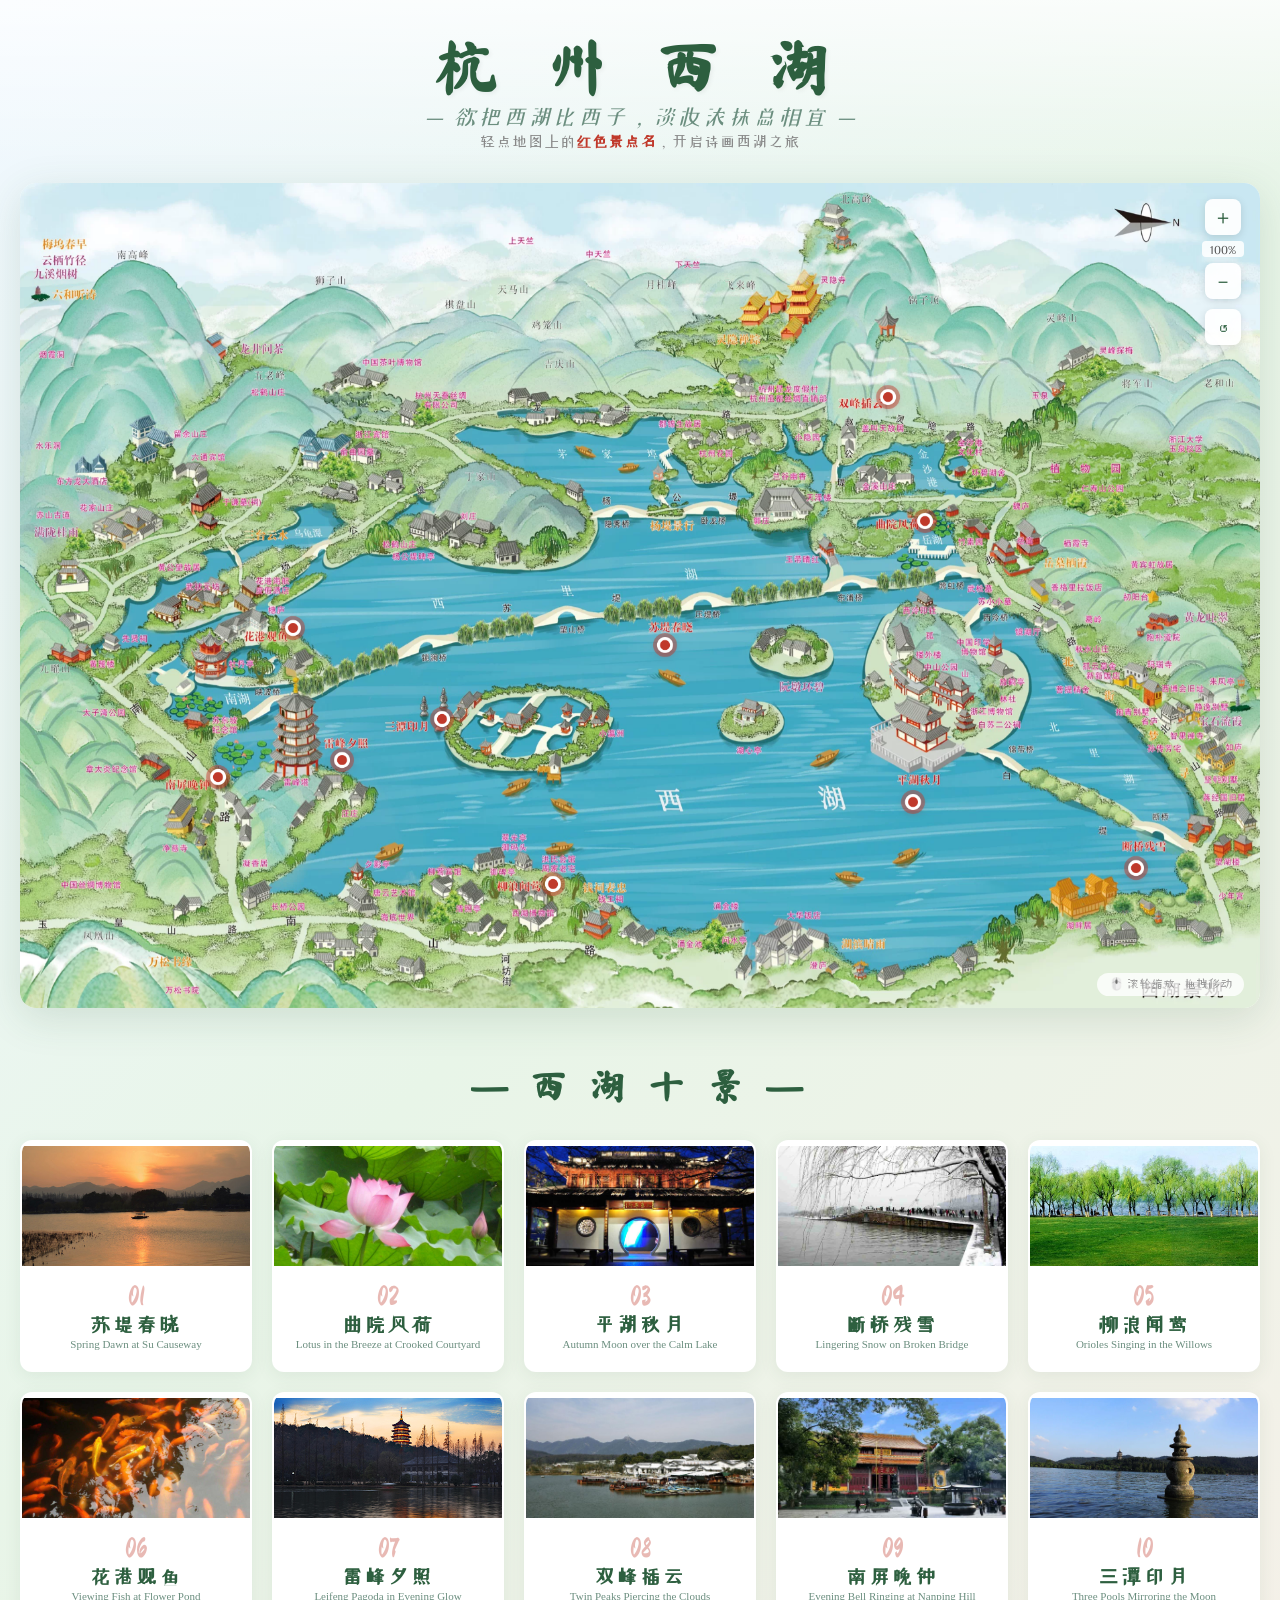
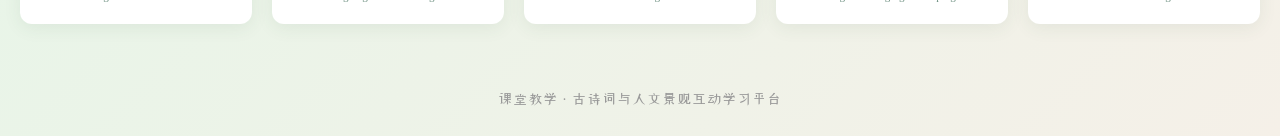
<file: index.html>
<!DOCTYPE html>
<html lang="zh-CN">
<head>
    <meta charset="UTF-8">
    <meta name="viewport" content="width=device-width, initial-scale=1.0">
    <title>杭州西湖 · 人间天堂</title>
    <link href="https://fonts.googleapis.com/css2?family=Ma+Shan+Zheng&family=ZCOOL+XiaoWei&display=swap" rel="stylesheet">
    <link rel="stylesheet" href="./static/css/style.css">
</head>
<body class="index-page">

    <!-- ========== 顶部标题 ========== -->
    <header class="header">
        <div class="header-content">
            <h1 class="site-title">杭 州 西 湖</h1>
            <p class="site-subtitle">— 欲把西湖比西子，淡妆浓抹总相宜 —</p>
            <p class="site-desc">轻点地图上的<span class="red-text">红色景点名</span>，开启诗画西湖之旅</p>
        </div>
    </header>

    <!-- ========== 主体地图区（支持缩放） ========== -->
    <main class="map-section">
        <div class="map-viewport" id="mapViewport">
            <div class="map-zoomable" id="mapZoomable">
                <img src="./static/images/map.jpg"
                     alt="西湖景观图" class="map-image" id="mapImage">

                <!-- ===== 西湖十景标记 + 预览卡片 ===== -->
                
                <div class="scene-marker"
                     id="marker-sudi"
                     style="left: 52%; top: 56%;"
                     data-scene="sudi">

                    <!-- 脉冲动画 -->
                    <span class="marker-pulse"></span>
                    <!-- 红色圆点 -->
                    <span class="marker-dot"></span>
                    <!-- 悬停标签 -->
                    <span class="marker-label">苏堤春晓</span>

                    <!-- 预览卡片 -->
                    <div class="preview-card right" id="card-sudi">
                        <div class="card-arrow right"></div>
                        <div class="card-img-wrap">
                            <img src="./static/images/%E8%8B%8F%E5%A0%A4%E6%98%A5%E6%99%93.jpg"
                                 alt="苏堤春晓">
                        </div>
                        <div class="card-body">
                            <h4 class="card-title">苏堤春晓</h4>
                            <p class="card-brief">苏堤春晓为西湖十景之首，北宋苏东坡任杭州知州时疏浚西湖所筑长堤，南起南屏山麓，北到栖霞岭下，全长近三公里。…</p>
                            <a href="./scene_sudi.html"
                               class="card-link">查看详情 →</a>
                        </div>
                    </div>
                </div>
                
                <div class="scene-marker"
                     id="marker-quyuan"
                     style="left: 73%; top: 41%;"
                     data-scene="quyuan">

                    <!-- 脉冲动画 -->
                    <span class="marker-pulse"></span>
                    <!-- 红色圆点 -->
                    <span class="marker-dot"></span>
                    <!-- 悬停标签 -->
                    <span class="marker-label">曲院风荷</span>

                    <!-- 预览卡片 -->
                    <div class="preview-card left" id="card-quyuan">
                        <div class="card-arrow left"></div>
                        <div class="card-img-wrap">
                            <img src="./static/images/%E6%9B%B2%E9%99%A2%E9%A3%8E%E8%8D%B7.jpg"
                                 alt="曲院风荷">
                        </div>
                        <div class="card-body">
                            <h4 class="card-title">曲院风荷</h4>
                            <p class="card-brief">曲院风荷以夏日观荷为主题，南宋时此处为酿酒作坊，靠近金沙涧，盛夏荷花连天碧，映日别样红。…</p>
                            <a href="./scene_quyuan.html"
                               class="card-link">查看详情 →</a>
                        </div>
                    </div>
                </div>
                
                <div class="scene-marker"
                     id="marker-pinghu"
                     style="left: 72%; top: 75%;"
                     data-scene="pinghu">

                    <!-- 脉冲动画 -->
                    <span class="marker-pulse"></span>
                    <!-- 红色圆点 -->
                    <span class="marker-dot"></span>
                    <!-- 悬停标签 -->
                    <span class="marker-label">平湖秋月</span>

                    <!-- 预览卡片 -->
                    <div class="preview-card left" id="card-pinghu">
                        <div class="card-arrow left"></div>
                        <div class="card-img-wrap">
                            <img src="./static/images/%E5%B9%B3%E6%B9%96%E7%A7%8B%E6%9C%88.jpg"
                                 alt="平湖秋月">
                        </div>
                        <div class="card-body">
                            <h4 class="card-title">平湖秋月</h4>
                            <p class="card-brief">平湖秋月位于白堤西端、孤山南麓，临湖赏月，水月相映，是西湖赏月最佳之处。…</p>
                            <a href="./scene_pinghu.html"
                               class="card-link">查看详情 →</a>
                        </div>
                    </div>
                </div>
                
                <div class="scene-marker"
                     id="marker-duanqiao"
                     style="left: 90%; top: 83%;"
                     data-scene="duanqiao">

                    <!-- 脉冲动画 -->
                    <span class="marker-pulse"></span>
                    <!-- 红色圆点 -->
                    <span class="marker-dot"></span>
                    <!-- 悬停标签 -->
                    <span class="marker-label">断桥残雪</span>

                    <!-- 预览卡片 -->
                    <div class="preview-card left" id="card-duanqiao">
                        <div class="card-arrow left"></div>
                        <div class="card-img-wrap">
                            <img src="./static/images/%E6%96%AD%E6%A1%A5%E6%AE%8B%E9%9B%AA.jpg"
                                 alt="断桥残雪">
                        </div>
                        <div class="card-body">
                            <h4 class="card-title">断桥残雪</h4>
                            <p class="card-brief">断桥残雪位于白堤东端，每逢雪后初晴，桥面阳面冰消、阴面残雪似断，加上白蛇传的美丽传说，名满天下。…</p>
                            <a href="./scene_duanqiao.html"
                               class="card-link">查看详情 →</a>
                        </div>
                    </div>
                </div>
                
                <div class="scene-marker"
                     id="marker-liulang"
                     style="left: 43%; top: 85%;"
                     data-scene="liulang">

                    <!-- 脉冲动画 -->
                    <span class="marker-pulse"></span>
                    <!-- 红色圆点 -->
                    <span class="marker-dot"></span>
                    <!-- 悬停标签 -->
                    <span class="marker-label">柳浪闻莺</span>

                    <!-- 预览卡片 -->
                    <div class="preview-card left" id="card-liulang">
                        <div class="card-arrow left"></div>
                        <div class="card-img-wrap">
                            <img src="./static/images/%E6%9F%B3%E6%B5%AA%E9%97%BB%E8%8E%BA.jpg"
                                 alt="柳浪闻莺">
                        </div>
                        <div class="card-body">
                            <h4 class="card-title">柳浪闻莺</h4>
                            <p class="card-brief">柳浪闻莺位于西湖东南岸，南宋御花园旧址，园内柳树成荫，春日黄莺啼鸣，清丽婉转。…</p>
                            <a href="./scene_liulang.html"
                               class="card-link">查看详情 →</a>
                        </div>
                    </div>
                </div>
                
                <div class="scene-marker"
                     id="marker-huagang"
                     style="left: 22%; top: 54%;"
                     data-scene="huagang">

                    <!-- 脉冲动画 -->
                    <span class="marker-pulse"></span>
                    <!-- 红色圆点 -->
                    <span class="marker-dot"></span>
                    <!-- 悬停标签 -->
                    <span class="marker-label">花港观鱼</span>

                    <!-- 预览卡片 -->
                    <div class="preview-card right" id="card-huagang">
                        <div class="card-arrow right"></div>
                        <div class="card-img-wrap">
                            <img src="./static/images/%E8%8A%B1%E6%B8%AF%E8%A7%82%E9%B1%BC.jpg"
                                 alt="花港观鱼">
                        </div>
                        <div class="card-body">
                            <h4 class="card-title">花港观鱼</h4>
                            <p class="card-brief">花港观鱼位于苏堤南段西侧，三面临水一面倚山，园中红鱼池内锦鲤戏水，花木扶疏，生趣盎然。…</p>
                            <a href="./scene_huagang.html"
                               class="card-link">查看详情 →</a>
                        </div>
                    </div>
                </div>
                
                <div class="scene-marker"
                     id="marker-leifeng"
                     style="left: 26%; top: 70%;"
                     data-scene="leifeng">

                    <!-- 脉冲动画 -->
                    <span class="marker-pulse"></span>
                    <!-- 红色圆点 -->
                    <span class="marker-dot"></span>
                    <!-- 悬停标签 -->
                    <span class="marker-label">雷峰夕照</span>

                    <!-- 预览卡片 -->
                    <div class="preview-card right" id="card-leifeng">
                        <div class="card-arrow right"></div>
                        <div class="card-img-wrap">
                            <img src="./static/images/%E9%9B%B7%E5%B3%B0%E5%A4%95%E7%85%A7.jpg"
                                 alt="雷峰夕照">
                        </div>
                        <div class="card-body">
                            <h4 class="card-title">雷峰夕照</h4>
                            <p class="card-brief">雷峰夕照位于西湖南岸夕照山上，夕阳西下时塔影横空、金碧辉煌，白蛇传中法海镇压白娘子的故事即发生于此。…</p>
                            <a href="./scene_leifeng.html"
                               class="card-link">查看详情 →</a>
                        </div>
                    </div>
                </div>
                
                <div class="scene-marker"
                     id="marker-shuangfeng"
                     style="left: 70%; top: 26%;"
                     data-scene="shuangfeng">

                    <!-- 脉冲动画 -->
                    <span class="marker-pulse"></span>
                    <!-- 红色圆点 -->
                    <span class="marker-dot"></span>
                    <!-- 悬停标签 -->
                    <span class="marker-label">双峰插云</span>

                    <!-- 预览卡片 -->
                    <div class="preview-card left" id="card-shuangfeng">
                        <div class="card-arrow left"></div>
                        <div class="card-img-wrap">
                            <img src="./static/images/%E5%8F%8C%E5%B3%B0%E6%8F%92%E4%BA%91.jpg"
                                 alt="双峰插云">
                        </div>
                        <div class="card-body">
                            <h4 class="card-title">双峰插云</h4>
                            <p class="card-brief">双峰插云指南高峰与北高峰遥相对峙，每逢云雾天气，两峰时隐时现，宛如玉笋直插云霄。…</p>
                            <a href="./scene_shuangfeng.html"
                               class="card-link">查看详情 →</a>
                        </div>
                    </div>
                </div>
                
                <div class="scene-marker"
                     id="marker-nanping"
                     style="left: 16%; top: 72%;"
                     data-scene="nanping">

                    <!-- 脉冲动画 -->
                    <span class="marker-pulse"></span>
                    <!-- 红色圆点 -->
                    <span class="marker-dot"></span>
                    <!-- 悬停标签 -->
                    <span class="marker-label">南屏晚钟</span>

                    <!-- 预览卡片 -->
                    <div class="preview-card right" id="card-nanping">
                        <div class="card-arrow right"></div>
                        <div class="card-img-wrap">
                            <img src="./static/images/%E5%8D%97%E5%B1%8F%E6%99%9A%E9%92%9F.jpg"
                                 alt="南屏晚钟">
                        </div>
                        <div class="card-body">
                            <h4 class="card-title">南屏晚钟</h4>
                            <p class="card-brief">南屏晚钟在净慈寺中，寺依南屏山而建，每当傍晚钟声响起，经山峦回荡，余音悠远绵长。…</p>
                            <a href="./scene_nanping.html"
                               class="card-link">查看详情 →</a>
                        </div>
                    </div>
                </div>
                
                <div class="scene-marker"
                     id="marker-santan"
                     style="left: 34%; top: 65%;"
                     data-scene="santan">

                    <!-- 脉冲动画 -->
                    <span class="marker-pulse"></span>
                    <!-- 红色圆点 -->
                    <span class="marker-dot"></span>
                    <!-- 悬停标签 -->
                    <span class="marker-label">三潭印月</span>

                    <!-- 预览卡片 -->
                    <div class="preview-card right" id="card-santan">
                        <div class="card-arrow right"></div>
                        <div class="card-img-wrap">
                            <img src="./static/images/%E4%B8%89%E6%BD%AD%E5%8D%B0%E6%9C%88.jpg"
                                 alt="三潭印月">
                        </div>
                        <div class="card-body">
                            <h4 class="card-title">三潭印月</h4>
                            <p class="card-brief">三潭印月位于西湖中的小瀛洲岛，岛南有三座石塔，月夜塔中燃烛，水月交辉，是人民币一元纸币的背面图案。…</p>
                            <a href="./scene_santan.html"
                               class="card-link">查看详情 →</a>
                        </div>
                    </div>
                </div>
                
            </div>

            <!-- 缩放控制按钮 -->
            <div class="zoom-controls">
                <button class="zoom-btn" id="zoomIn" title="放大">＋</button>
                <span class="zoom-level" id="zoomLevel">100%</span>
                <button class="zoom-btn" id="zoomOut" title="缩小">－</button>
                <button class="zoom-btn reset" id="zoomReset" title="重置">↺</button>
            </div>

            <!-- 操作提示 -->
            <div class="zoom-hint">
                <span>🖱️ 滚轮缩放 · 拖拽移动</span>
            </div>
        </div>
    </main>

    <!-- ========== 底部十景导航 ========== -->
    <section class="scenes-nav">
        <h2 class="section-title">— 西 湖 十 景 —</h2>
        <div class="scenes-grid">
            
            <a href="./scene_sudi.html" class="scene-card">
                <div class="card-thumb">
                    <img src="./static/images/%E8%8B%8F%E5%A0%A4%E6%98%A5%E6%99%93.jpg"
                         alt="苏堤春晓">
                </div>
                <div class="card-info">
                    <div class="card-num">01</div>
                    <div class="card-name">苏堤春晓</div>
                    <div class="card-en">Spring Dawn at Su Causeway</div>
                </div>
            </a>
            
            <a href="./scene_quyuan.html" class="scene-card">
                <div class="card-thumb">
                    <img src="./static/images/%E6%9B%B2%E9%99%A2%E9%A3%8E%E8%8D%B7.jpg"
                         alt="曲院风荷">
                </div>
                <div class="card-info">
                    <div class="card-num">02</div>
                    <div class="card-name">曲院风荷</div>
                    <div class="card-en">Lotus in the Breeze at Crooked Courtyard</div>
                </div>
            </a>
            
            <a href="./scene_pinghu.html" class="scene-card">
                <div class="card-thumb">
                    <img src="./static/images/%E5%B9%B3%E6%B9%96%E7%A7%8B%E6%9C%88.jpg"
                         alt="平湖秋月">
                </div>
                <div class="card-info">
                    <div class="card-num">03</div>
                    <div class="card-name">平湖秋月</div>
                    <div class="card-en">Autumn Moon over the Calm Lake</div>
                </div>
            </a>
            
            <a href="./scene_duanqiao.html" class="scene-card">
                <div class="card-thumb">
                    <img src="./static/images/%E6%96%AD%E6%A1%A5%E6%AE%8B%E9%9B%AA.jpg"
                         alt="断桥残雪">
                </div>
                <div class="card-info">
                    <div class="card-num">04</div>
                    <div class="card-name">断桥残雪</div>
                    <div class="card-en">Lingering Snow on Broken Bridge</div>
                </div>
            </a>
            
            <a href="./scene_liulang.html" class="scene-card">
                <div class="card-thumb">
                    <img src="./static/images/%E6%9F%B3%E6%B5%AA%E9%97%BB%E8%8E%BA.jpg"
                         alt="柳浪闻莺">
                </div>
                <div class="card-info">
                    <div class="card-num">05</div>
                    <div class="card-name">柳浪闻莺</div>
                    <div class="card-en">Orioles Singing in the Willows</div>
                </div>
            </a>
            
            <a href="./scene_huagang.html" class="scene-card">
                <div class="card-thumb">
                    <img src="./static/images/%E8%8A%B1%E6%B8%AF%E8%A7%82%E9%B1%BC.jpg"
                         alt="花港观鱼">
                </div>
                <div class="card-info">
                    <div class="card-num">06</div>
                    <div class="card-name">花港观鱼</div>
                    <div class="card-en">Viewing Fish at Flower Pond</div>
                </div>
            </a>
            
            <a href="./scene_leifeng.html" class="scene-card">
                <div class="card-thumb">
                    <img src="./static/images/%E9%9B%B7%E5%B3%B0%E5%A4%95%E7%85%A7.jpg"
                         alt="雷峰夕照">
                </div>
                <div class="card-info">
                    <div class="card-num">07</div>
                    <div class="card-name">雷峰夕照</div>
                    <div class="card-en">Leifeng Pagoda in Evening Glow</div>
                </div>
            </a>
            
            <a href="./scene_shuangfeng.html" class="scene-card">
                <div class="card-thumb">
                    <img src="./static/images/%E5%8F%8C%E5%B3%B0%E6%8F%92%E4%BA%91.jpg"
                         alt="双峰插云">
                </div>
                <div class="card-info">
                    <div class="card-num">08</div>
                    <div class="card-name">双峰插云</div>
                    <div class="card-en">Twin Peaks Piercing the Clouds</div>
                </div>
            </a>
            
            <a href="./scene_nanping.html" class="scene-card">
                <div class="card-thumb">
                    <img src="./static/images/%E5%8D%97%E5%B1%8F%E6%99%9A%E9%92%9F.jpg"
                         alt="南屏晚钟">
                </div>
                <div class="card-info">
                    <div class="card-num">09</div>
                    <div class="card-name">南屏晚钟</div>
                    <div class="card-en">Evening Bell Ringing at Nanping Hill</div>
                </div>
            </a>
            
            <a href="./scene_santan.html" class="scene-card">
                <div class="card-thumb">
                    <img src="./static/images/%E4%B8%89%E6%BD%AD%E5%8D%B0%E6%9C%88.jpg"
                         alt="三潭印月">
                </div>
                <div class="card-info">
                    <div class="card-num">10</div>
                    <div class="card-name">三潭印月</div>
                    <div class="card-en">Three Pools Mirroring the Moon</div>
                </div>
            </a>
            
        </div>
    </section>

    <footer class="footer">
        <p>课堂教学 · 古诗词与人文景观互动学习平台</p>
    </footer>

    <script src="./static/js/main.js"></script>
</body>
</html>
</file>
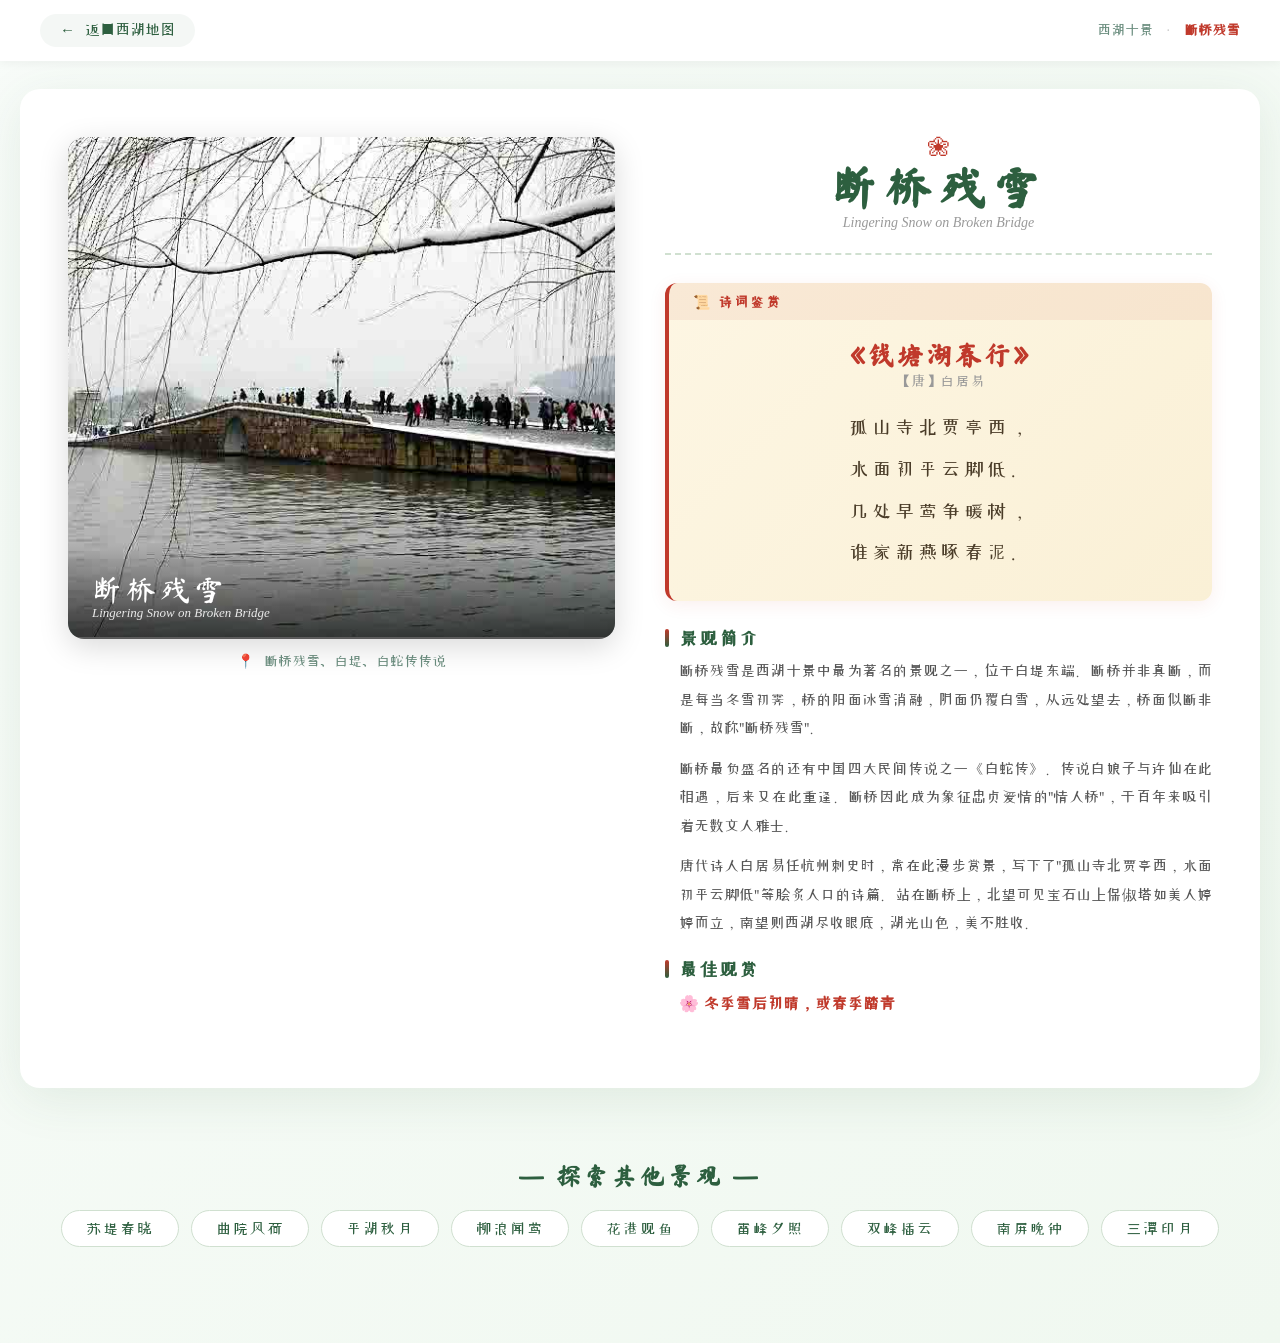
<file: scene_duanqiao.html>
<!DOCTYPE html>
<html lang="zh-CN">
<head>
    <meta charset="UTF-8">
    <meta name="viewport" content="width=device-width, initial-scale=1.0">
    <title>断桥残雪 · 杭州西湖</title>
    <link href="https://fonts.googleapis.com/css2?family=Ma+Shan+Zheng&family=ZCOOL+XiaoWei&display=swap" rel="stylesheet">
    <link rel="stylesheet" href="./static/css/style.css">
</head>
<body class="scene-page">

    <!-- ========== 顶部导航 ========== -->
    <nav class="top-nav">
        <a href="./index.html" class="back-btn">
            <span class="back-arrow">←</span> 返回西湖地图
        </a>
        <div class="breadcrumb">
            <span>西湖十景</span>
            <span class="sep">·</span>
            <span class="current">断桥残雪</span>
        </div>
    </nav>

    <!-- ========== 主体 ========== -->
    <main class="scene-main">
        <div class="scene-container">

            <!-- === 左侧：图片 === -->
            <div class="scene-media">
                <div class="media-frame">
                    <img src="./static/images/%E6%96%AD%E6%A1%A5%E6%AE%8B%E9%9B%AA.jpg"
                         alt="断桥残雪" class="scene-image">
                    <div class="media-overlay">
                        <div class="overlay-text">断桥残雪</div>
                        <div class="overlay-en">Lingering Snow on Broken Bridge</div>
                    </div>
                </div>
                <div class="media-caption">
                    <span class="caption-icon">📍</span>
                    <span>断桥残雪、白堤、白蛇传传说</span>
                </div>
            </div>

            <!-- === 右侧：文字介绍 === -->
            <div class="scene-info">

                <!-- 标题 -->
                <div class="info-header">
                    <div class="title-deco">❀</div>
                    <h1 class="scene-title">断桥残雪</h1>
                    <div class="scene-en-title">Lingering Snow on Broken Bridge</div>
                </div>

                <!-- 古诗词卡片 -->
                <div class="poem-card">
                    <div class="poem-header">
                        <span class="poem-tag">📜 诗词鉴赏</span>
                    </div>
                    <div class="poem-body">
                        <h2 class="poem-title">《钱塘湖春行》</h2>
                        <div class="poem-author">【唐】白居易</div>
                        <div class="poem-content">
                            
                            <p class="poem-line">孤山寺北贾亭西，</p>
                            
                            <p class="poem-line">水面初平云脚低。</p>
                            
                            <p class="poem-line">几处早莺争暖树，</p>
                            
                            <p class="poem-line">谁家新燕啄春泥。</p>
                            
                        </div>
                    </div>
                </div>

                <!-- 景观简介 -->
                <div class="info-block">
                    <h3 class="block-title"><span class="title-bar"></span>景观简介</h3>
                    <div class="block-content">
                        
                        <p>断桥残雪是西湖十景中最为著名的景观之一，位于白堤东端。断桥并非真断，而是每当冬雪初霁，桥的阳面冰雪消融，阴面仍覆白雪，从远处望去，桥面似断非断，故称&#34;断桥残雪&#34;。</p>
                        
                        <p>断桥最负盛名的还有中国四大民间传说之一《白蛇传》。传说白娘子与许仙在此相遇，后来又在此重逢。断桥因此成为象征忠贞爱情的&#34;情人桥&#34;，千百年来吸引着无数文人雅士。</p>
                        
                        <p>唐代诗人白居易任杭州刺史时，常在此漫步赏景，写下了&#34;孤山寺北贾亭西，水面初平云脚低&#34;等脍炙人口的诗篇。站在断桥上，北望可见宝石山上保俶塔如美人婷婷而立，南望则西湖尽收眼底，湖光山色，美不胜收。</p>
                        
                    </div>
                </div>

                <!-- 最佳观赏 -->
                <div class="info-block">
                    <h3 class="block-title"><span class="title-bar"></span>最佳观赏</h3>
                    <p class="block-content highlight">🌸 冬季雪后初晴，或春季踏青</p>
                </div>
            </div>
        </div>

        <!-- 其他景观导航 -->
        <div class="other-scenes">
            <h3 class="other-title">— 探索其他景观 —</h3>
            <div class="scenes-pills">
                
                
                <a href="./scene_sudi.html" class="scene-pill">
                    苏堤春晓
                </a>
                
                
                
                <a href="./scene_quyuan.html" class="scene-pill">
                    曲院风荷
                </a>
                
                
                
                <a href="./scene_pinghu.html" class="scene-pill">
                    平湖秋月
                </a>
                
                
                
                
                
                <a href="./scene_liulang.html" class="scene-pill">
                    柳浪闻莺
                </a>
                
                
                
                <a href="./scene_huagang.html" class="scene-pill">
                    花港观鱼
                </a>
                
                
                
                <a href="./scene_leifeng.html" class="scene-pill">
                    雷峰夕照
                </a>
                
                
                
                <a href="./scene_shuangfeng.html" class="scene-pill">
                    双峰插云
                </a>
                
                
                
                <a href="./scene_nanping.html" class="scene-pill">
                    南屏晚钟
                </a>
                
                
                
                <a href="./scene_santan.html" class="scene-pill">
                    三潭印月
                </a>
                
                
            </div>
        </div>
    </main>

    <script src="./static/js/main.js"></script>
</body>
</html>
</file>
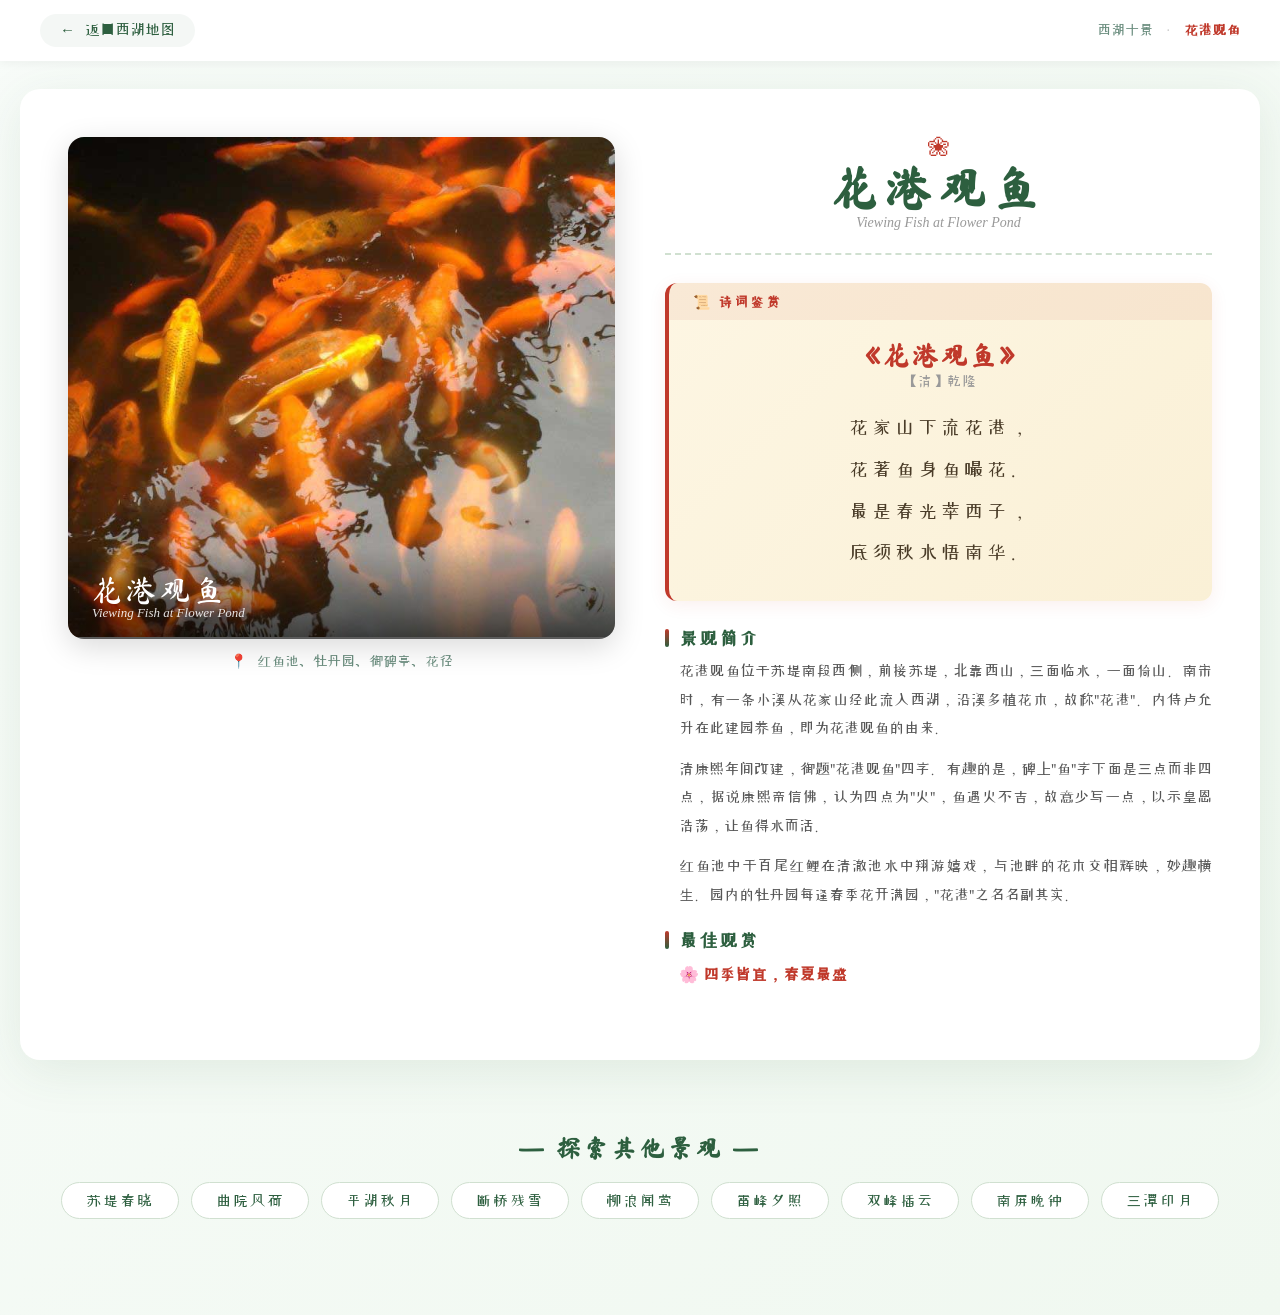
<file: scene_huagang.html>
<!DOCTYPE html>
<html lang="zh-CN">
<head>
    <meta charset="UTF-8">
    <meta name="viewport" content="width=device-width, initial-scale=1.0">
    <title>花港观鱼 · 杭州西湖</title>
    <link href="https://fonts.googleapis.com/css2?family=Ma+Shan+Zheng&family=ZCOOL+XiaoWei&display=swap" rel="stylesheet">
    <link rel="stylesheet" href="./static/css/style.css">
</head>
<body class="scene-page">

    <!-- ========== 顶部导航 ========== -->
    <nav class="top-nav">
        <a href="./index.html" class="back-btn">
            <span class="back-arrow">←</span> 返回西湖地图
        </a>
        <div class="breadcrumb">
            <span>西湖十景</span>
            <span class="sep">·</span>
            <span class="current">花港观鱼</span>
        </div>
    </nav>

    <!-- ========== 主体 ========== -->
    <main class="scene-main">
        <div class="scene-container">

            <!-- === 左侧：图片 === -->
            <div class="scene-media">
                <div class="media-frame">
                    <img src="./static/images/%E8%8A%B1%E6%B8%AF%E8%A7%82%E9%B1%BC.jpg"
                         alt="花港观鱼" class="scene-image">
                    <div class="media-overlay">
                        <div class="overlay-text">花港观鱼</div>
                        <div class="overlay-en">Viewing Fish at Flower Pond</div>
                    </div>
                </div>
                <div class="media-caption">
                    <span class="caption-icon">📍</span>
                    <span>红鱼池、牡丹园、御碑亭、花径</span>
                </div>
            </div>

            <!-- === 右侧：文字介绍 === -->
            <div class="scene-info">

                <!-- 标题 -->
                <div class="info-header">
                    <div class="title-deco">❀</div>
                    <h1 class="scene-title">花港观鱼</h1>
                    <div class="scene-en-title">Viewing Fish at Flower Pond</div>
                </div>

                <!-- 古诗词卡片 -->
                <div class="poem-card">
                    <div class="poem-header">
                        <span class="poem-tag">📜 诗词鉴赏</span>
                    </div>
                    <div class="poem-body">
                        <h2 class="poem-title">《花港观鱼》</h2>
                        <div class="poem-author">【清】乾隆</div>
                        <div class="poem-content">
                            
                            <p class="poem-line">花家山下流花港，</p>
                            
                            <p class="poem-line">花著鱼身鱼嘬花。</p>
                            
                            <p class="poem-line">最是春光萃西子，</p>
                            
                            <p class="poem-line">底须秋水悟南华。</p>
                            
                        </div>
                    </div>
                </div>

                <!-- 景观简介 -->
                <div class="info-block">
                    <h3 class="block-title"><span class="title-bar"></span>景观简介</h3>
                    <div class="block-content">
                        
                        <p>花港观鱼位于苏堤南段西侧，前接苏堤，北靠西山，三面临水，一面倚山。南宋时，有一条小溪从花家山经此流入西湖，沿溪多植花木，故称&#34;花港&#34;。内侍卢允升在此建园养鱼，即为花港观鱼的由来。</p>
                        
                        <p>清康熙年间改建，御题&#34;花港观鱼&#34;四字。有趣的是，碑上&#34;鱼&#34;字下面是三点而非四点，据说康熙帝信佛，认为四点为&#34;火&#34;，鱼遇火不吉，故意少写一点，以示皇恩浩荡，让鱼得水而活。</p>
                        
                        <p>红鱼池中千百尾红鲤在清澈池水中翔游嬉戏，与池畔的花木交相辉映，妙趣横生。园内的牡丹园每逢春季花开满园，&#34;花港&#34;之名名副其实。</p>
                        
                    </div>
                </div>

                <!-- 最佳观赏 -->
                <div class="info-block">
                    <h3 class="block-title"><span class="title-bar"></span>最佳观赏</h3>
                    <p class="block-content highlight">🌸 四季皆宜，春夏最盛</p>
                </div>
            </div>
        </div>

        <!-- 其他景观导航 -->
        <div class="other-scenes">
            <h3 class="other-title">— 探索其他景观 —</h3>
            <div class="scenes-pills">
                
                
                <a href="./scene_sudi.html" class="scene-pill">
                    苏堤春晓
                </a>
                
                
                
                <a href="./scene_quyuan.html" class="scene-pill">
                    曲院风荷
                </a>
                
                
                
                <a href="./scene_pinghu.html" class="scene-pill">
                    平湖秋月
                </a>
                
                
                
                <a href="./scene_duanqiao.html" class="scene-pill">
                    断桥残雪
                </a>
                
                
                
                <a href="./scene_liulang.html" class="scene-pill">
                    柳浪闻莺
                </a>
                
                
                
                
                
                <a href="./scene_leifeng.html" class="scene-pill">
                    雷峰夕照
                </a>
                
                
                
                <a href="./scene_shuangfeng.html" class="scene-pill">
                    双峰插云
                </a>
                
                
                
                <a href="./scene_nanping.html" class="scene-pill">
                    南屏晚钟
                </a>
                
                
                
                <a href="./scene_santan.html" class="scene-pill">
                    三潭印月
                </a>
                
                
            </div>
        </div>
    </main>

    <script src="./static/js/main.js"></script>
</body>
</html>
</file>
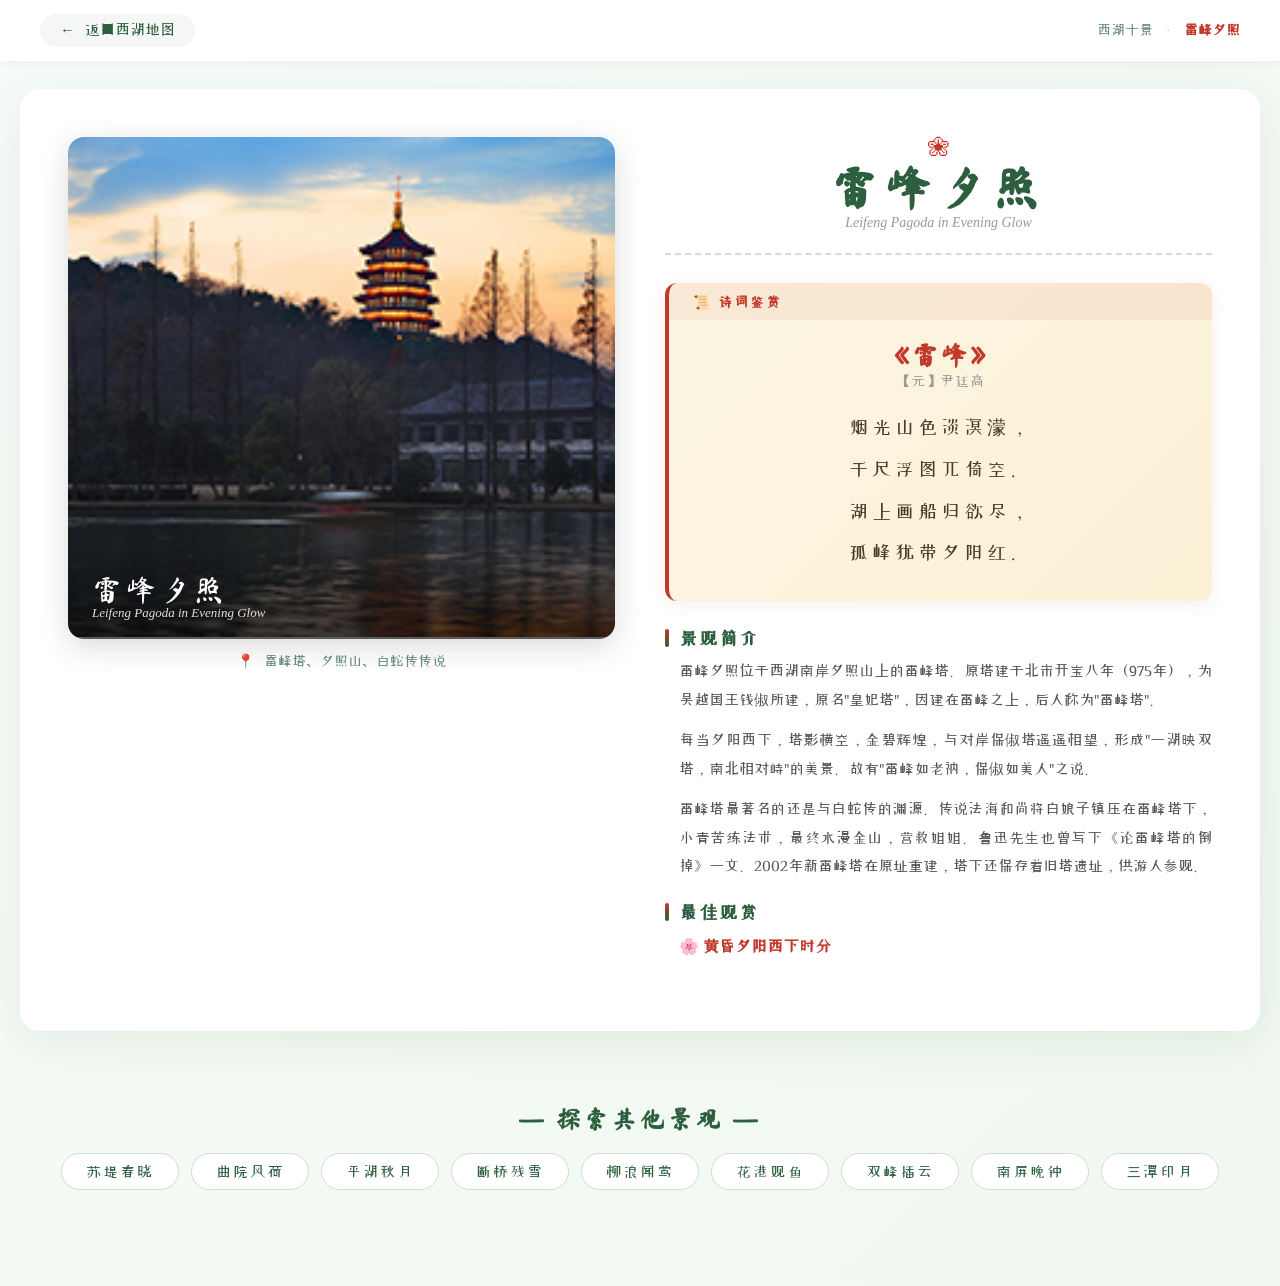
<file: scene_leifeng.html>
<!DOCTYPE html>
<html lang="zh-CN">
<head>
    <meta charset="UTF-8">
    <meta name="viewport" content="width=device-width, initial-scale=1.0">
    <title>雷峰夕照 · 杭州西湖</title>
    <link href="https://fonts.googleapis.com/css2?family=Ma+Shan+Zheng&family=ZCOOL+XiaoWei&display=swap" rel="stylesheet">
    <link rel="stylesheet" href="./static/css/style.css">
</head>
<body class="scene-page">

    <!-- ========== 顶部导航 ========== -->
    <nav class="top-nav">
        <a href="./index.html" class="back-btn">
            <span class="back-arrow">←</span> 返回西湖地图
        </a>
        <div class="breadcrumb">
            <span>西湖十景</span>
            <span class="sep">·</span>
            <span class="current">雷峰夕照</span>
        </div>
    </nav>

    <!-- ========== 主体 ========== -->
    <main class="scene-main">
        <div class="scene-container">

            <!-- === 左侧：图片 === -->
            <div class="scene-media">
                <div class="media-frame">
                    <img src="./static/images/%E9%9B%B7%E5%B3%B0%E5%A4%95%E7%85%A7.jpg"
                         alt="雷峰夕照" class="scene-image">
                    <div class="media-overlay">
                        <div class="overlay-text">雷峰夕照</div>
                        <div class="overlay-en">Leifeng Pagoda in Evening Glow</div>
                    </div>
                </div>
                <div class="media-caption">
                    <span class="caption-icon">📍</span>
                    <span>雷峰塔、夕照山、白蛇传传说</span>
                </div>
            </div>

            <!-- === 右侧：文字介绍 === -->
            <div class="scene-info">

                <!-- 标题 -->
                <div class="info-header">
                    <div class="title-deco">❀</div>
                    <h1 class="scene-title">雷峰夕照</h1>
                    <div class="scene-en-title">Leifeng Pagoda in Evening Glow</div>
                </div>

                <!-- 古诗词卡片 -->
                <div class="poem-card">
                    <div class="poem-header">
                        <span class="poem-tag">📜 诗词鉴赏</span>
                    </div>
                    <div class="poem-body">
                        <h2 class="poem-title">《雷峰》</h2>
                        <div class="poem-author">【元】尹廷高</div>
                        <div class="poem-content">
                            
                            <p class="poem-line">烟光山色淡溟濛，</p>
                            
                            <p class="poem-line">千尺浮图兀倚空。</p>
                            
                            <p class="poem-line">湖上画船归欲尽，</p>
                            
                            <p class="poem-line">孤峰犹带夕阳红。</p>
                            
                        </div>
                    </div>
                </div>

                <!-- 景观简介 -->
                <div class="info-block">
                    <h3 class="block-title"><span class="title-bar"></span>景观简介</h3>
                    <div class="block-content">
                        
                        <p>雷峰夕照位于西湖南岸夕照山上的雷峰塔。原塔建于北宋开宝八年（975年），为吴越国王钱俶所建，原名&#34;皇妃塔&#34;，因建在雷峰之上，后人称为&#34;雷峰塔&#34;。</p>
                        
                        <p>每当夕阳西下，塔影横空，金碧辉煌，与对岸保俶塔遥遥相望，形成&#34;一湖映双塔，南北相对峙&#34;的美景。故有&#34;雷峰如老衲，保俶如美人&#34;之说。</p>
                        
                        <p>雷峰塔最著名的还是与白蛇传的渊源。传说法海和尚将白娘子镇压在雷峰塔下，小青苦练法术，最终水漫金山，营救姐姐。鲁迅先生也曾写下《论雷峰塔的倒掉》一文。2002年新雷峰塔在原址重建，塔下还保存着旧塔遗址，供游人参观。</p>
                        
                    </div>
                </div>

                <!-- 最佳观赏 -->
                <div class="info-block">
                    <h3 class="block-title"><span class="title-bar"></span>最佳观赏</h3>
                    <p class="block-content highlight">🌸 黄昏夕阳西下时分</p>
                </div>
            </div>
        </div>

        <!-- 其他景观导航 -->
        <div class="other-scenes">
            <h3 class="other-title">— 探索其他景观 —</h3>
            <div class="scenes-pills">
                
                
                <a href="./scene_sudi.html" class="scene-pill">
                    苏堤春晓
                </a>
                
                
                
                <a href="./scene_quyuan.html" class="scene-pill">
                    曲院风荷
                </a>
                
                
                
                <a href="./scene_pinghu.html" class="scene-pill">
                    平湖秋月
                </a>
                
                
                
                <a href="./scene_duanqiao.html" class="scene-pill">
                    断桥残雪
                </a>
                
                
                
                <a href="./scene_liulang.html" class="scene-pill">
                    柳浪闻莺
                </a>
                
                
                
                <a href="./scene_huagang.html" class="scene-pill">
                    花港观鱼
                </a>
                
                
                
                
                
                <a href="./scene_shuangfeng.html" class="scene-pill">
                    双峰插云
                </a>
                
                
                
                <a href="./scene_nanping.html" class="scene-pill">
                    南屏晚钟
                </a>
                
                
                
                <a href="./scene_santan.html" class="scene-pill">
                    三潭印月
                </a>
                
                
            </div>
        </div>
    </main>

    <script src="./static/js/main.js"></script>
</body>
</html>
</file>
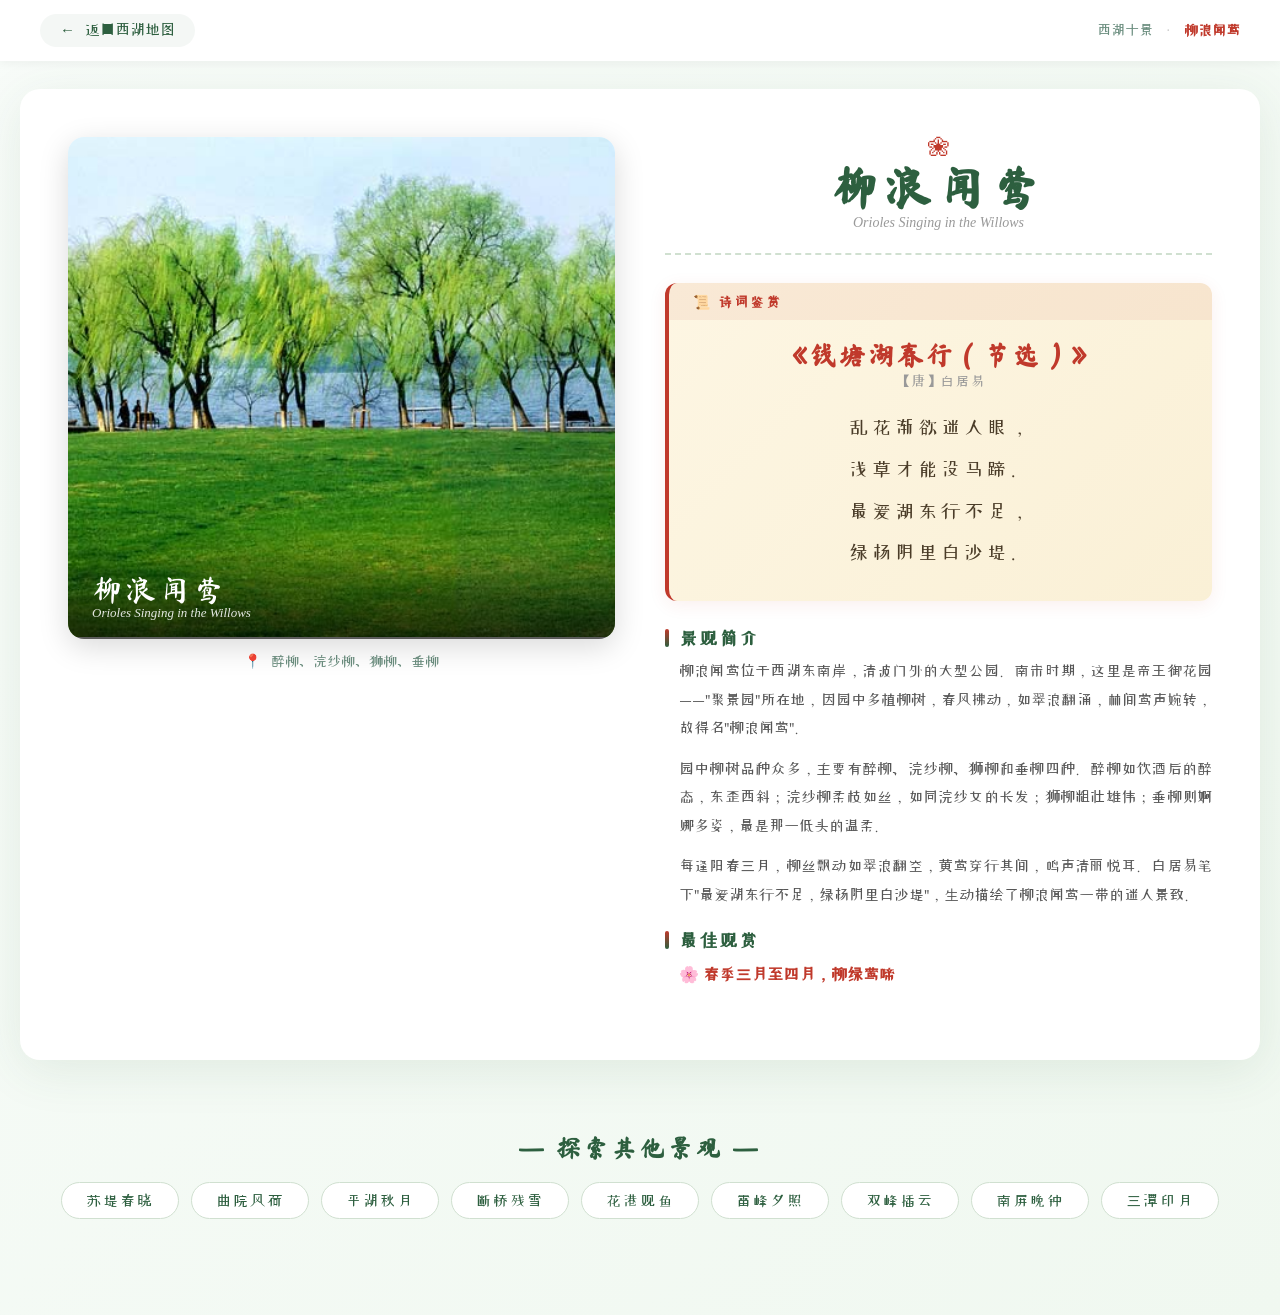
<file: scene_liulang.html>
<!DOCTYPE html>
<html lang="zh-CN">
<head>
    <meta charset="UTF-8">
    <meta name="viewport" content="width=device-width, initial-scale=1.0">
    <title>柳浪闻莺 · 杭州西湖</title>
    <link href="https://fonts.googleapis.com/css2?family=Ma+Shan+Zheng&family=ZCOOL+XiaoWei&display=swap" rel="stylesheet">
    <link rel="stylesheet" href="./static/css/style.css">
</head>
<body class="scene-page">

    <!-- ========== 顶部导航 ========== -->
    <nav class="top-nav">
        <a href="./index.html" class="back-btn">
            <span class="back-arrow">←</span> 返回西湖地图
        </a>
        <div class="breadcrumb">
            <span>西湖十景</span>
            <span class="sep">·</span>
            <span class="current">柳浪闻莺</span>
        </div>
    </nav>

    <!-- ========== 主体 ========== -->
    <main class="scene-main">
        <div class="scene-container">

            <!-- === 左侧：图片 === -->
            <div class="scene-media">
                <div class="media-frame">
                    <img src="./static/images/%E6%9F%B3%E6%B5%AA%E9%97%BB%E8%8E%BA.jpg"
                         alt="柳浪闻莺" class="scene-image">
                    <div class="media-overlay">
                        <div class="overlay-text">柳浪闻莺</div>
                        <div class="overlay-en">Orioles Singing in the Willows</div>
                    </div>
                </div>
                <div class="media-caption">
                    <span class="caption-icon">📍</span>
                    <span>醉柳、浣纱柳、狮柳、垂柳</span>
                </div>
            </div>

            <!-- === 右侧：文字介绍 === -->
            <div class="scene-info">

                <!-- 标题 -->
                <div class="info-header">
                    <div class="title-deco">❀</div>
                    <h1 class="scene-title">柳浪闻莺</h1>
                    <div class="scene-en-title">Orioles Singing in the Willows</div>
                </div>

                <!-- 古诗词卡片 -->
                <div class="poem-card">
                    <div class="poem-header">
                        <span class="poem-tag">📜 诗词鉴赏</span>
                    </div>
                    <div class="poem-body">
                        <h2 class="poem-title">《钱塘湖春行（节选）》</h2>
                        <div class="poem-author">【唐】白居易</div>
                        <div class="poem-content">
                            
                            <p class="poem-line">乱花渐欲迷人眼，</p>
                            
                            <p class="poem-line">浅草才能没马蹄。</p>
                            
                            <p class="poem-line">最爱湖东行不足，</p>
                            
                            <p class="poem-line">绿杨阴里白沙堤。</p>
                            
                        </div>
                    </div>
                </div>

                <!-- 景观简介 -->
                <div class="info-block">
                    <h3 class="block-title"><span class="title-bar"></span>景观简介</h3>
                    <div class="block-content">
                        
                        <p>柳浪闻莺位于西湖东南岸，清波门外的大型公园。南宋时期，这里是帝王御花园——&#34;聚景园&#34;所在地，因园中多植柳树，春风拂动，如翠浪翻涌，林间莺声婉转，故得名&#34;柳浪闻莺&#34;。</p>
                        
                        <p>园中柳树品种众多，主要有醉柳、浣纱柳、狮柳和垂柳四种。醉柳如饮酒后的醉态，东歪西斜；浣纱柳柔枝如丝，如同浣纱女的长发；狮柳粗壮雄伟；垂柳则婀娜多姿，最是那一低头的温柔。</p>
                        
                        <p>每逢阳春三月，柳丝飘动如翠浪翻空，黄莺穿行其间，鸣声清丽悦耳。白居易笔下&#34;最爱湖东行不足，绿杨阴里白沙堤&#34;，生动描绘了柳浪闻莺一带的迷人景致。</p>
                        
                    </div>
                </div>

                <!-- 最佳观赏 -->
                <div class="info-block">
                    <h3 class="block-title"><span class="title-bar"></span>最佳观赏</h3>
                    <p class="block-content highlight">🌸 春季三月至四月，柳绿莺啼</p>
                </div>
            </div>
        </div>

        <!-- 其他景观导航 -->
        <div class="other-scenes">
            <h3 class="other-title">— 探索其他景观 —</h3>
            <div class="scenes-pills">
                
                
                <a href="./scene_sudi.html" class="scene-pill">
                    苏堤春晓
                </a>
                
                
                
                <a href="./scene_quyuan.html" class="scene-pill">
                    曲院风荷
                </a>
                
                
                
                <a href="./scene_pinghu.html" class="scene-pill">
                    平湖秋月
                </a>
                
                
                
                <a href="./scene_duanqiao.html" class="scene-pill">
                    断桥残雪
                </a>
                
                
                
                
                
                <a href="./scene_huagang.html" class="scene-pill">
                    花港观鱼
                </a>
                
                
                
                <a href="./scene_leifeng.html" class="scene-pill">
                    雷峰夕照
                </a>
                
                
                
                <a href="./scene_shuangfeng.html" class="scene-pill">
                    双峰插云
                </a>
                
                
                
                <a href="./scene_nanping.html" class="scene-pill">
                    南屏晚钟
                </a>
                
                
                
                <a href="./scene_santan.html" class="scene-pill">
                    三潭印月
                </a>
                
                
            </div>
        </div>
    </main>

    <script src="./static/js/main.js"></script>
</body>
</html>
</file>
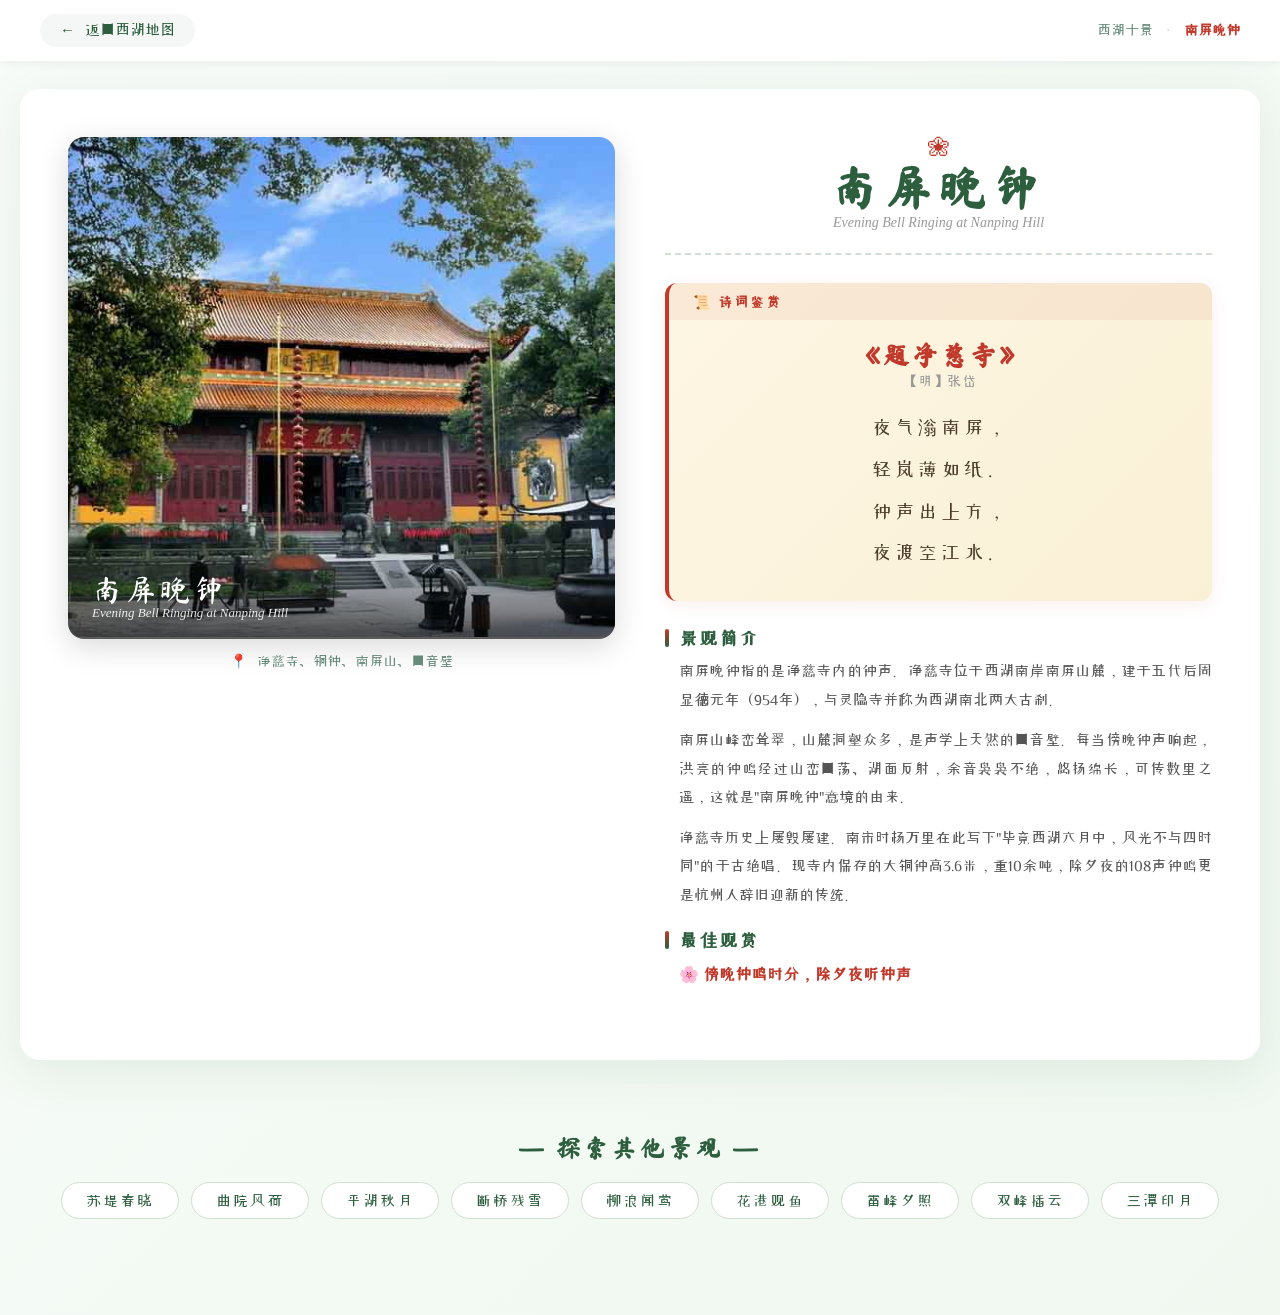
<file: scene_nanping.html>
<!DOCTYPE html>
<html lang="zh-CN">
<head>
    <meta charset="UTF-8">
    <meta name="viewport" content="width=device-width, initial-scale=1.0">
    <title>南屏晚钟 · 杭州西湖</title>
    <link href="https://fonts.googleapis.com/css2?family=Ma+Shan+Zheng&family=ZCOOL+XiaoWei&display=swap" rel="stylesheet">
    <link rel="stylesheet" href="./static/css/style.css">
</head>
<body class="scene-page">

    <!-- ========== 顶部导航 ========== -->
    <nav class="top-nav">
        <a href="./index.html" class="back-btn">
            <span class="back-arrow">←</span> 返回西湖地图
        </a>
        <div class="breadcrumb">
            <span>西湖十景</span>
            <span class="sep">·</span>
            <span class="current">南屏晚钟</span>
        </div>
    </nav>

    <!-- ========== 主体 ========== -->
    <main class="scene-main">
        <div class="scene-container">

            <!-- === 左侧：图片 === -->
            <div class="scene-media">
                <div class="media-frame">
                    <img src="./static/images/%E5%8D%97%E5%B1%8F%E6%99%9A%E9%92%9F.jpg"
                         alt="南屏晚钟" class="scene-image">
                    <div class="media-overlay">
                        <div class="overlay-text">南屏晚钟</div>
                        <div class="overlay-en">Evening Bell Ringing at Nanping Hill</div>
                    </div>
                </div>
                <div class="media-caption">
                    <span class="caption-icon">📍</span>
                    <span>净慈寺、铜钟、南屏山、回音壁</span>
                </div>
            </div>

            <!-- === 右侧：文字介绍 === -->
            <div class="scene-info">

                <!-- 标题 -->
                <div class="info-header">
                    <div class="title-deco">❀</div>
                    <h1 class="scene-title">南屏晚钟</h1>
                    <div class="scene-en-title">Evening Bell Ringing at Nanping Hill</div>
                </div>

                <!-- 古诗词卡片 -->
                <div class="poem-card">
                    <div class="poem-header">
                        <span class="poem-tag">📜 诗词鉴赏</span>
                    </div>
                    <div class="poem-body">
                        <h2 class="poem-title">《题净慈寺》</h2>
                        <div class="poem-author">【明】张岱</div>
                        <div class="poem-content">
                            
                            <p class="poem-line">夜气滃南屏，</p>
                            
                            <p class="poem-line">轻岚薄如纸。</p>
                            
                            <p class="poem-line">钟声出上方，</p>
                            
                            <p class="poem-line">夜渡空江水。</p>
                            
                        </div>
                    </div>
                </div>

                <!-- 景观简介 -->
                <div class="info-block">
                    <h3 class="block-title"><span class="title-bar"></span>景观简介</h3>
                    <div class="block-content">
                        
                        <p>南屏晚钟指的是净慈寺内的钟声。净慈寺位于西湖南岸南屏山麓，建于五代后周显德元年（954年），与灵隐寺并称为西湖南北两大古刹。</p>
                        
                        <p>南屏山峰峦耸翠，山麓洞壑众多，是声学上天然的回音壁。每当傍晚钟声响起，洪亮的钟鸣经过山峦回荡、湖面反射，余音袅袅不绝，悠扬绵长，可传数里之遥，这就是&#34;南屏晚钟&#34;意境的由来。</p>
                        
                        <p>净慈寺历史上屡毁屡建。南宋时杨万里在此写下&#34;毕竟西湖六月中，风光不与四时同&#34;的千古绝唱。现寺内保存的大铜钟高3.6米，重10余吨，除夕夜的108声钟鸣更是杭州人辞旧迎新的传统。</p>
                        
                    </div>
                </div>

                <!-- 最佳观赏 -->
                <div class="info-block">
                    <h3 class="block-title"><span class="title-bar"></span>最佳观赏</h3>
                    <p class="block-content highlight">🌸 傍晚钟鸣时分，除夕夜听钟声</p>
                </div>
            </div>
        </div>

        <!-- 其他景观导航 -->
        <div class="other-scenes">
            <h3 class="other-title">— 探索其他景观 —</h3>
            <div class="scenes-pills">
                
                
                <a href="./scene_sudi.html" class="scene-pill">
                    苏堤春晓
                </a>
                
                
                
                <a href="./scene_quyuan.html" class="scene-pill">
                    曲院风荷
                </a>
                
                
                
                <a href="./scene_pinghu.html" class="scene-pill">
                    平湖秋月
                </a>
                
                
                
                <a href="./scene_duanqiao.html" class="scene-pill">
                    断桥残雪
                </a>
                
                
                
                <a href="./scene_liulang.html" class="scene-pill">
                    柳浪闻莺
                </a>
                
                
                
                <a href="./scene_huagang.html" class="scene-pill">
                    花港观鱼
                </a>
                
                
                
                <a href="./scene_leifeng.html" class="scene-pill">
                    雷峰夕照
                </a>
                
                
                
                <a href="./scene_shuangfeng.html" class="scene-pill">
                    双峰插云
                </a>
                
                
                
                
                
                <a href="./scene_santan.html" class="scene-pill">
                    三潭印月
                </a>
                
                
            </div>
        </div>
    </main>

    <script src="./static/js/main.js"></script>
</body>
</html>
</file>
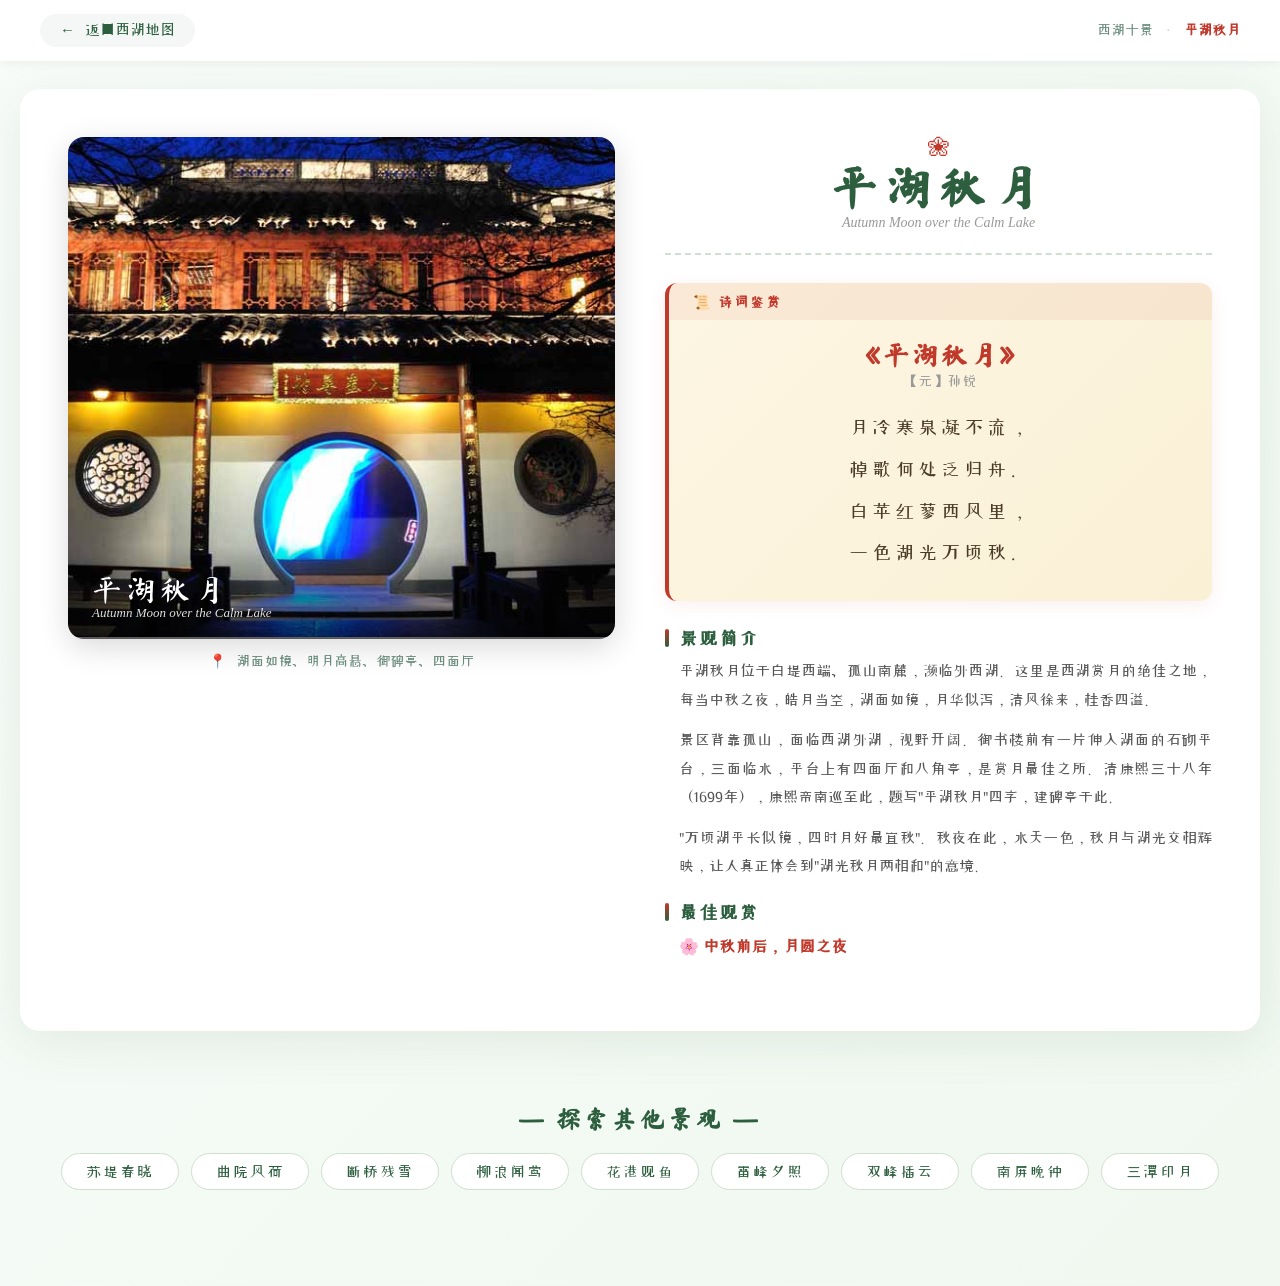
<file: scene_pinghu.html>
<!DOCTYPE html>
<html lang="zh-CN">
<head>
    <meta charset="UTF-8">
    <meta name="viewport" content="width=device-width, initial-scale=1.0">
    <title>平湖秋月 · 杭州西湖</title>
    <link href="https://fonts.googleapis.com/css2?family=Ma+Shan+Zheng&family=ZCOOL+XiaoWei&display=swap" rel="stylesheet">
    <link rel="stylesheet" href="./static/css/style.css">
</head>
<body class="scene-page">

    <!-- ========== 顶部导航 ========== -->
    <nav class="top-nav">
        <a href="./index.html" class="back-btn">
            <span class="back-arrow">←</span> 返回西湖地图
        </a>
        <div class="breadcrumb">
            <span>西湖十景</span>
            <span class="sep">·</span>
            <span class="current">平湖秋月</span>
        </div>
    </nav>

    <!-- ========== 主体 ========== -->
    <main class="scene-main">
        <div class="scene-container">

            <!-- === 左侧：图片 === -->
            <div class="scene-media">
                <div class="media-frame">
                    <img src="./static/images/%E5%B9%B3%E6%B9%96%E7%A7%8B%E6%9C%88.jpg"
                         alt="平湖秋月" class="scene-image">
                    <div class="media-overlay">
                        <div class="overlay-text">平湖秋月</div>
                        <div class="overlay-en">Autumn Moon over the Calm Lake</div>
                    </div>
                </div>
                <div class="media-caption">
                    <span class="caption-icon">📍</span>
                    <span>湖面如镜、明月高悬、御碑亭、四面厅</span>
                </div>
            </div>

            <!-- === 右侧：文字介绍 === -->
            <div class="scene-info">

                <!-- 标题 -->
                <div class="info-header">
                    <div class="title-deco">❀</div>
                    <h1 class="scene-title">平湖秋月</h1>
                    <div class="scene-en-title">Autumn Moon over the Calm Lake</div>
                </div>

                <!-- 古诗词卡片 -->
                <div class="poem-card">
                    <div class="poem-header">
                        <span class="poem-tag">📜 诗词鉴赏</span>
                    </div>
                    <div class="poem-body">
                        <h2 class="poem-title">《平湖秋月》</h2>
                        <div class="poem-author">【元】孙锐</div>
                        <div class="poem-content">
                            
                            <p class="poem-line">月冷寒泉凝不流，</p>
                            
                            <p class="poem-line">棹歌何处泛归舟。</p>
                            
                            <p class="poem-line">白苹红蓼西风里，</p>
                            
                            <p class="poem-line">一色湖光万顷秋。</p>
                            
                        </div>
                    </div>
                </div>

                <!-- 景观简介 -->
                <div class="info-block">
                    <h3 class="block-title"><span class="title-bar"></span>景观简介</h3>
                    <div class="block-content">
                        
                        <p>平湖秋月位于白堤西端、孤山南麓，濒临外西湖。这里是西湖赏月的绝佳之地，每当中秋之夜，皓月当空，湖面如镜，月华似泻，清风徐来，桂香四溢。</p>
                        
                        <p>景区背靠孤山，面临西湖外湖，视野开阔。御书楼前有一片伸入湖面的石砌平台，三面临水，平台上有四面厅和八角亭，是赏月最佳之所。清康熙三十八年（1699年），康熙帝南巡至此，题写&#34;平湖秋月&#34;四字，建碑亭于此。</p>
                        
                        <p>&#34;万顷湖平长似镜，四时月好最宜秋&#34;。秋夜在此，水天一色，秋月与湖光交相辉映，让人真正体会到&#34;湖光秋月两相和&#34;的意境。</p>
                        
                    </div>
                </div>

                <!-- 最佳观赏 -->
                <div class="info-block">
                    <h3 class="block-title"><span class="title-bar"></span>最佳观赏</h3>
                    <p class="block-content highlight">🌸 中秋前后，月圆之夜</p>
                </div>
            </div>
        </div>

        <!-- 其他景观导航 -->
        <div class="other-scenes">
            <h3 class="other-title">— 探索其他景观 —</h3>
            <div class="scenes-pills">
                
                
                <a href="./scene_sudi.html" class="scene-pill">
                    苏堤春晓
                </a>
                
                
                
                <a href="./scene_quyuan.html" class="scene-pill">
                    曲院风荷
                </a>
                
                
                
                
                
                <a href="./scene_duanqiao.html" class="scene-pill">
                    断桥残雪
                </a>
                
                
                
                <a href="./scene_liulang.html" class="scene-pill">
                    柳浪闻莺
                </a>
                
                
                
                <a href="./scene_huagang.html" class="scene-pill">
                    花港观鱼
                </a>
                
                
                
                <a href="./scene_leifeng.html" class="scene-pill">
                    雷峰夕照
                </a>
                
                
                
                <a href="./scene_shuangfeng.html" class="scene-pill">
                    双峰插云
                </a>
                
                
                
                <a href="./scene_nanping.html" class="scene-pill">
                    南屏晚钟
                </a>
                
                
                
                <a href="./scene_santan.html" class="scene-pill">
                    三潭印月
                </a>
                
                
            </div>
        </div>
    </main>

    <script src="./static/js/main.js"></script>
</body>
</html>
</file>
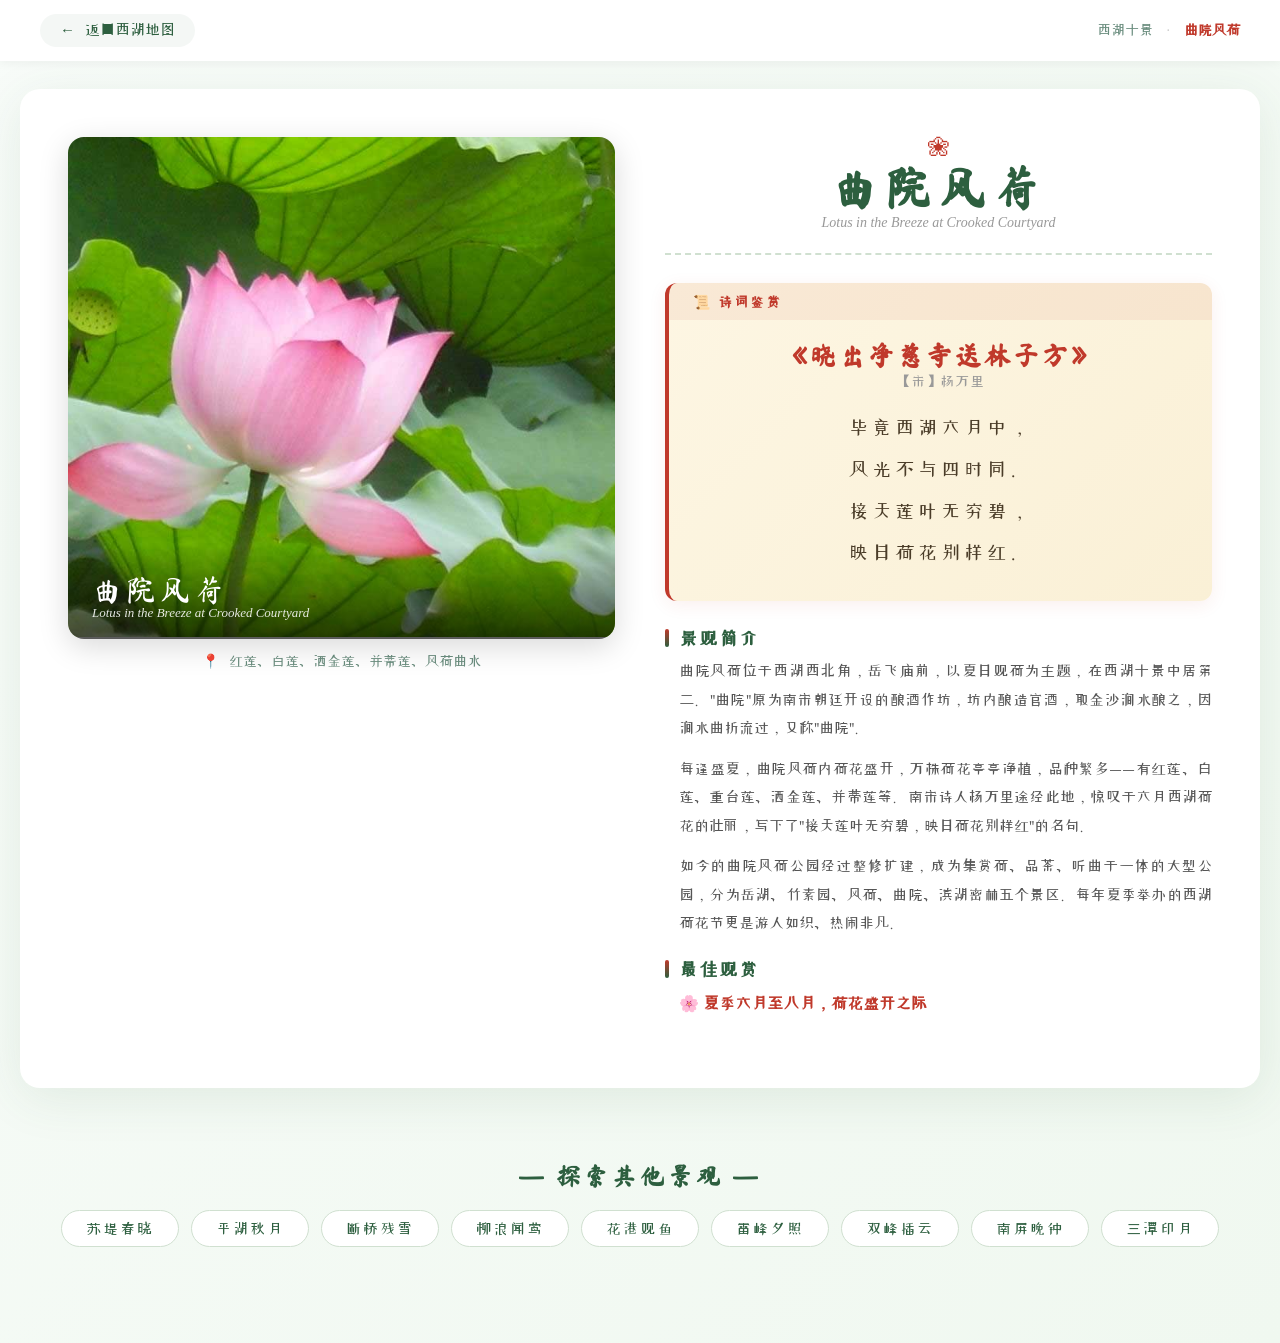
<file: scene_quyuan.html>
<!DOCTYPE html>
<html lang="zh-CN">
<head>
    <meta charset="UTF-8">
    <meta name="viewport" content="width=device-width, initial-scale=1.0">
    <title>曲院风荷 · 杭州西湖</title>
    <link href="https://fonts.googleapis.com/css2?family=Ma+Shan+Zheng&family=ZCOOL+XiaoWei&display=swap" rel="stylesheet">
    <link rel="stylesheet" href="./static/css/style.css">
</head>
<body class="scene-page">

    <!-- ========== 顶部导航 ========== -->
    <nav class="top-nav">
        <a href="./index.html" class="back-btn">
            <span class="back-arrow">←</span> 返回西湖地图
        </a>
        <div class="breadcrumb">
            <span>西湖十景</span>
            <span class="sep">·</span>
            <span class="current">曲院风荷</span>
        </div>
    </nav>

    <!-- ========== 主体 ========== -->
    <main class="scene-main">
        <div class="scene-container">

            <!-- === 左侧：图片 === -->
            <div class="scene-media">
                <div class="media-frame">
                    <img src="./static/images/%E6%9B%B2%E9%99%A2%E9%A3%8E%E8%8D%B7.jpg"
                         alt="曲院风荷" class="scene-image">
                    <div class="media-overlay">
                        <div class="overlay-text">曲院风荷</div>
                        <div class="overlay-en">Lotus in the Breeze at Crooked Courtyard</div>
                    </div>
                </div>
                <div class="media-caption">
                    <span class="caption-icon">📍</span>
                    <span>红莲、白莲、洒金莲、并蒂莲、风荷曲水</span>
                </div>
            </div>

            <!-- === 右侧：文字介绍 === -->
            <div class="scene-info">

                <!-- 标题 -->
                <div class="info-header">
                    <div class="title-deco">❀</div>
                    <h1 class="scene-title">曲院风荷</h1>
                    <div class="scene-en-title">Lotus in the Breeze at Crooked Courtyard</div>
                </div>

                <!-- 古诗词卡片 -->
                <div class="poem-card">
                    <div class="poem-header">
                        <span class="poem-tag">📜 诗词鉴赏</span>
                    </div>
                    <div class="poem-body">
                        <h2 class="poem-title">《晓出净慈寺送林子方》</h2>
                        <div class="poem-author">【宋】杨万里</div>
                        <div class="poem-content">
                            
                            <p class="poem-line">毕竟西湖六月中，</p>
                            
                            <p class="poem-line">风光不与四时同。</p>
                            
                            <p class="poem-line">接天莲叶无穷碧，</p>
                            
                            <p class="poem-line">映日荷花别样红。</p>
                            
                        </div>
                    </div>
                </div>

                <!-- 景观简介 -->
                <div class="info-block">
                    <h3 class="block-title"><span class="title-bar"></span>景观简介</h3>
                    <div class="block-content">
                        
                        <p>曲院风荷位于西湖西北角，岳飞庙前，以夏日观荷为主题，在西湖十景中居第二。&#34;曲院&#34;原为南宋朝廷开设的酿酒作坊，坊内酿造官酒，取金沙涧水酿之，因涧水曲折流过，又称&#34;曲院&#34;。</p>
                        
                        <p>每逢盛夏，曲院风荷内荷花盛开，万株荷花亭亭净植，品种繁多——有红莲、白莲、重台莲、洒金莲、并蒂莲等。南宋诗人杨万里途经此地，惊叹于六月西湖荷花的壮丽，写下了&#34;接天莲叶无穷碧，映日荷花别样红&#34;的名句。</p>
                        
                        <p>如今的曲院风荷公园经过整修扩建，成为集赏荷、品茶、听曲于一体的大型公园，分为岳湖、竹素园、风荷、曲院、滨湖密林五个景区。每年夏季举办的西湖荷花节更是游人如织、热闹非凡。</p>
                        
                    </div>
                </div>

                <!-- 最佳观赏 -->
                <div class="info-block">
                    <h3 class="block-title"><span class="title-bar"></span>最佳观赏</h3>
                    <p class="block-content highlight">🌸 夏季六月至八月，荷花盛开之际</p>
                </div>
            </div>
        </div>

        <!-- 其他景观导航 -->
        <div class="other-scenes">
            <h3 class="other-title">— 探索其他景观 —</h3>
            <div class="scenes-pills">
                
                
                <a href="./scene_sudi.html" class="scene-pill">
                    苏堤春晓
                </a>
                
                
                
                
                
                <a href="./scene_pinghu.html" class="scene-pill">
                    平湖秋月
                </a>
                
                
                
                <a href="./scene_duanqiao.html" class="scene-pill">
                    断桥残雪
                </a>
                
                
                
                <a href="./scene_liulang.html" class="scene-pill">
                    柳浪闻莺
                </a>
                
                
                
                <a href="./scene_huagang.html" class="scene-pill">
                    花港观鱼
                </a>
                
                
                
                <a href="./scene_leifeng.html" class="scene-pill">
                    雷峰夕照
                </a>
                
                
                
                <a href="./scene_shuangfeng.html" class="scene-pill">
                    双峰插云
                </a>
                
                
                
                <a href="./scene_nanping.html" class="scene-pill">
                    南屏晚钟
                </a>
                
                
                
                <a href="./scene_santan.html" class="scene-pill">
                    三潭印月
                </a>
                
                
            </div>
        </div>
    </main>

    <script src="./static/js/main.js"></script>
</body>
</html>
</file>
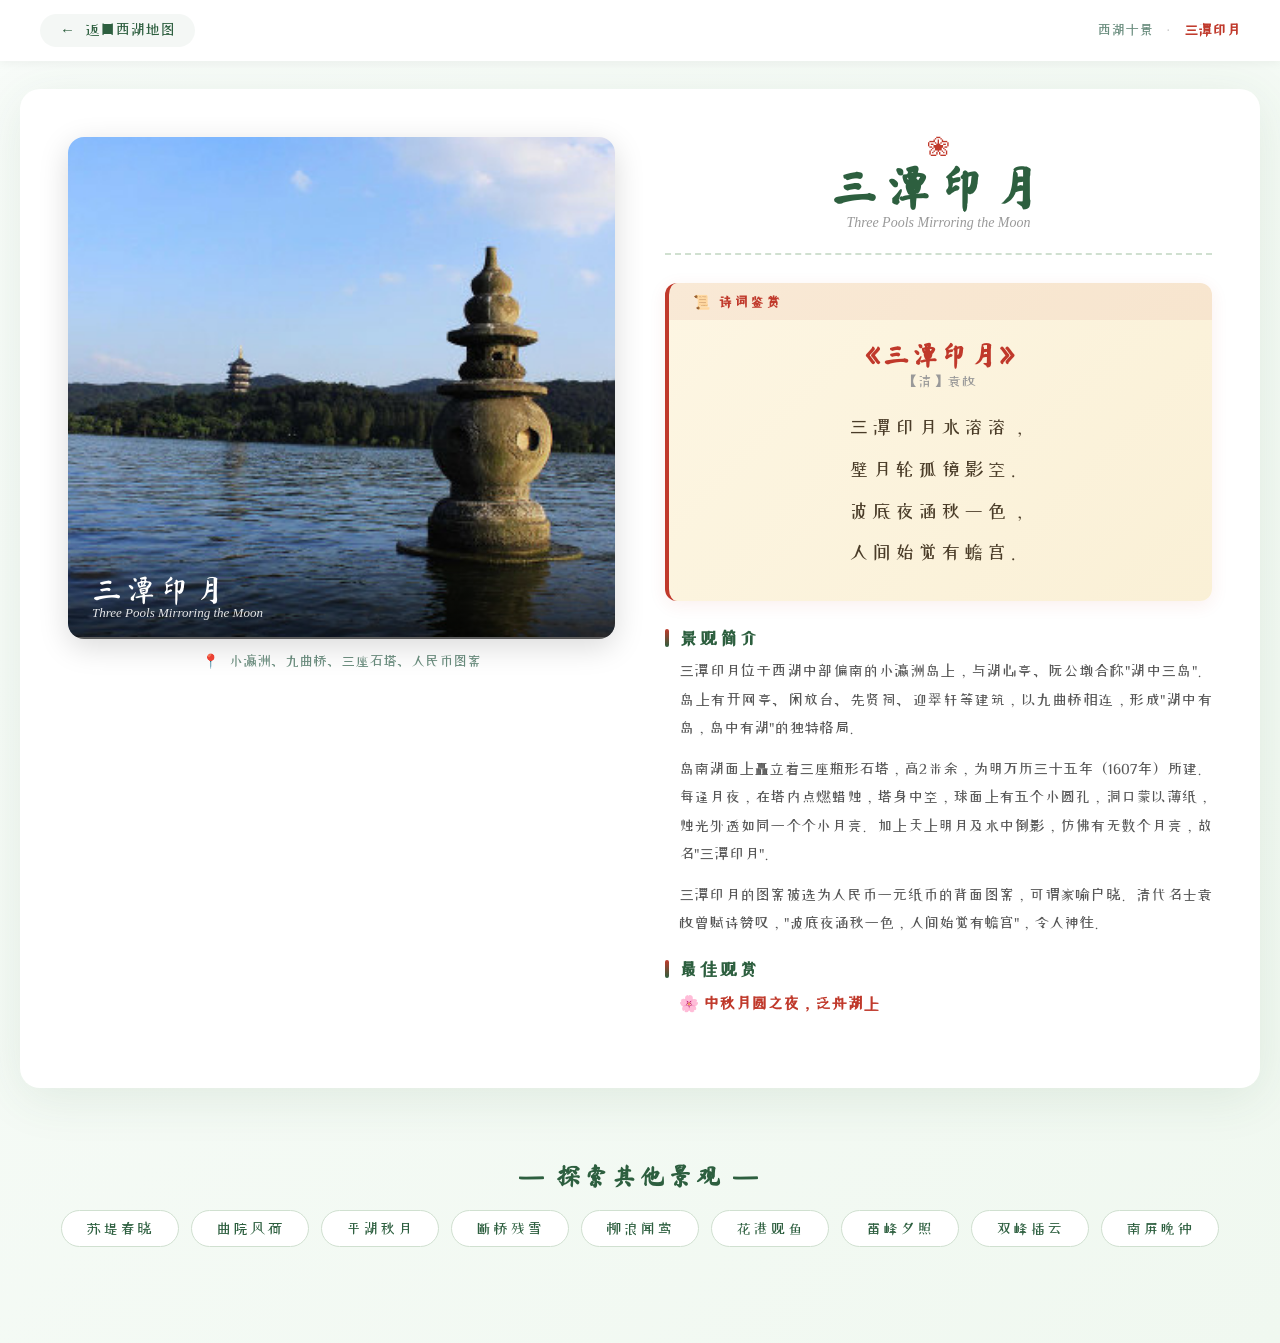
<file: scene_santan.html>
<!DOCTYPE html>
<html lang="zh-CN">
<head>
    <meta charset="UTF-8">
    <meta name="viewport" content="width=device-width, initial-scale=1.0">
    <title>三潭印月 · 杭州西湖</title>
    <link href="https://fonts.googleapis.com/css2?family=Ma+Shan+Zheng&family=ZCOOL+XiaoWei&display=swap" rel="stylesheet">
    <link rel="stylesheet" href="./static/css/style.css">
</head>
<body class="scene-page">

    <!-- ========== 顶部导航 ========== -->
    <nav class="top-nav">
        <a href="./index.html" class="back-btn">
            <span class="back-arrow">←</span> 返回西湖地图
        </a>
        <div class="breadcrumb">
            <span>西湖十景</span>
            <span class="sep">·</span>
            <span class="current">三潭印月</span>
        </div>
    </nav>

    <!-- ========== 主体 ========== -->
    <main class="scene-main">
        <div class="scene-container">

            <!-- === 左侧：图片 === -->
            <div class="scene-media">
                <div class="media-frame">
                    <img src="./static/images/%E4%B8%89%E6%BD%AD%E5%8D%B0%E6%9C%88.jpg"
                         alt="三潭印月" class="scene-image">
                    <div class="media-overlay">
                        <div class="overlay-text">三潭印月</div>
                        <div class="overlay-en">Three Pools Mirroring the Moon</div>
                    </div>
                </div>
                <div class="media-caption">
                    <span class="caption-icon">📍</span>
                    <span>小瀛洲、九曲桥、三座石塔、人民币图案</span>
                </div>
            </div>

            <!-- === 右侧：文字介绍 === -->
            <div class="scene-info">

                <!-- 标题 -->
                <div class="info-header">
                    <div class="title-deco">❀</div>
                    <h1 class="scene-title">三潭印月</h1>
                    <div class="scene-en-title">Three Pools Mirroring the Moon</div>
                </div>

                <!-- 古诗词卡片 -->
                <div class="poem-card">
                    <div class="poem-header">
                        <span class="poem-tag">📜 诗词鉴赏</span>
                    </div>
                    <div class="poem-body">
                        <h2 class="poem-title">《三潭印月》</h2>
                        <div class="poem-author">【清】袁枚</div>
                        <div class="poem-content">
                            
                            <p class="poem-line">三潭印月水溶溶，</p>
                            
                            <p class="poem-line">壁月轮孤镜影空。</p>
                            
                            <p class="poem-line">波底夜涵秋一色，</p>
                            
                            <p class="poem-line">人间始觉有蟾宫。</p>
                            
                        </div>
                    </div>
                </div>

                <!-- 景观简介 -->
                <div class="info-block">
                    <h3 class="block-title"><span class="title-bar"></span>景观简介</h3>
                    <div class="block-content">
                        
                        <p>三潭印月位于西湖中部偏南的小瀛洲岛上，与湖心亭、阮公墩合称&#34;湖中三岛&#34;。岛上有开网亭、闲放台、先贤祠、迎翠轩等建筑，以九曲桥相连，形成&#34;湖中有岛，岛中有湖&#34;的独特格局。</p>
                        
                        <p>岛南湖面上矗立着三座瓶形石塔，高2米余，为明万历三十五年（1607年）所建。每逢月夜，在塔内点燃蜡烛，塔身中空，球面上有五个小圆孔，洞口蒙以薄纸，烛光外透如同一个个小月亮。加上天上明月及水中倒影，仿佛有无数个月亮，故名&#34;三潭印月&#34;。</p>
                        
                        <p>三潭印月的图案被选为人民币一元纸币的背面图案，可谓家喻户晓。清代名士袁枚曾赋诗赞叹，&#34;波底夜涵秋一色，人间始觉有蟾宫&#34;，令人神往。</p>
                        
                    </div>
                </div>

                <!-- 最佳观赏 -->
                <div class="info-block">
                    <h3 class="block-title"><span class="title-bar"></span>最佳观赏</h3>
                    <p class="block-content highlight">🌸 中秋月圆之夜，泛舟湖上</p>
                </div>
            </div>
        </div>

        <!-- 其他景观导航 -->
        <div class="other-scenes">
            <h3 class="other-title">— 探索其他景观 —</h3>
            <div class="scenes-pills">
                
                
                <a href="./scene_sudi.html" class="scene-pill">
                    苏堤春晓
                </a>
                
                
                
                <a href="./scene_quyuan.html" class="scene-pill">
                    曲院风荷
                </a>
                
                
                
                <a href="./scene_pinghu.html" class="scene-pill">
                    平湖秋月
                </a>
                
                
                
                <a href="./scene_duanqiao.html" class="scene-pill">
                    断桥残雪
                </a>
                
                
                
                <a href="./scene_liulang.html" class="scene-pill">
                    柳浪闻莺
                </a>
                
                
                
                <a href="./scene_huagang.html" class="scene-pill">
                    花港观鱼
                </a>
                
                
                
                <a href="./scene_leifeng.html" class="scene-pill">
                    雷峰夕照
                </a>
                
                
                
                <a href="./scene_shuangfeng.html" class="scene-pill">
                    双峰插云
                </a>
                
                
                
                <a href="./scene_nanping.html" class="scene-pill">
                    南屏晚钟
                </a>
                
                
                
                
            </div>
        </div>
    </main>

    <script src="./static/js/main.js"></script>
</body>
</html>
</file>
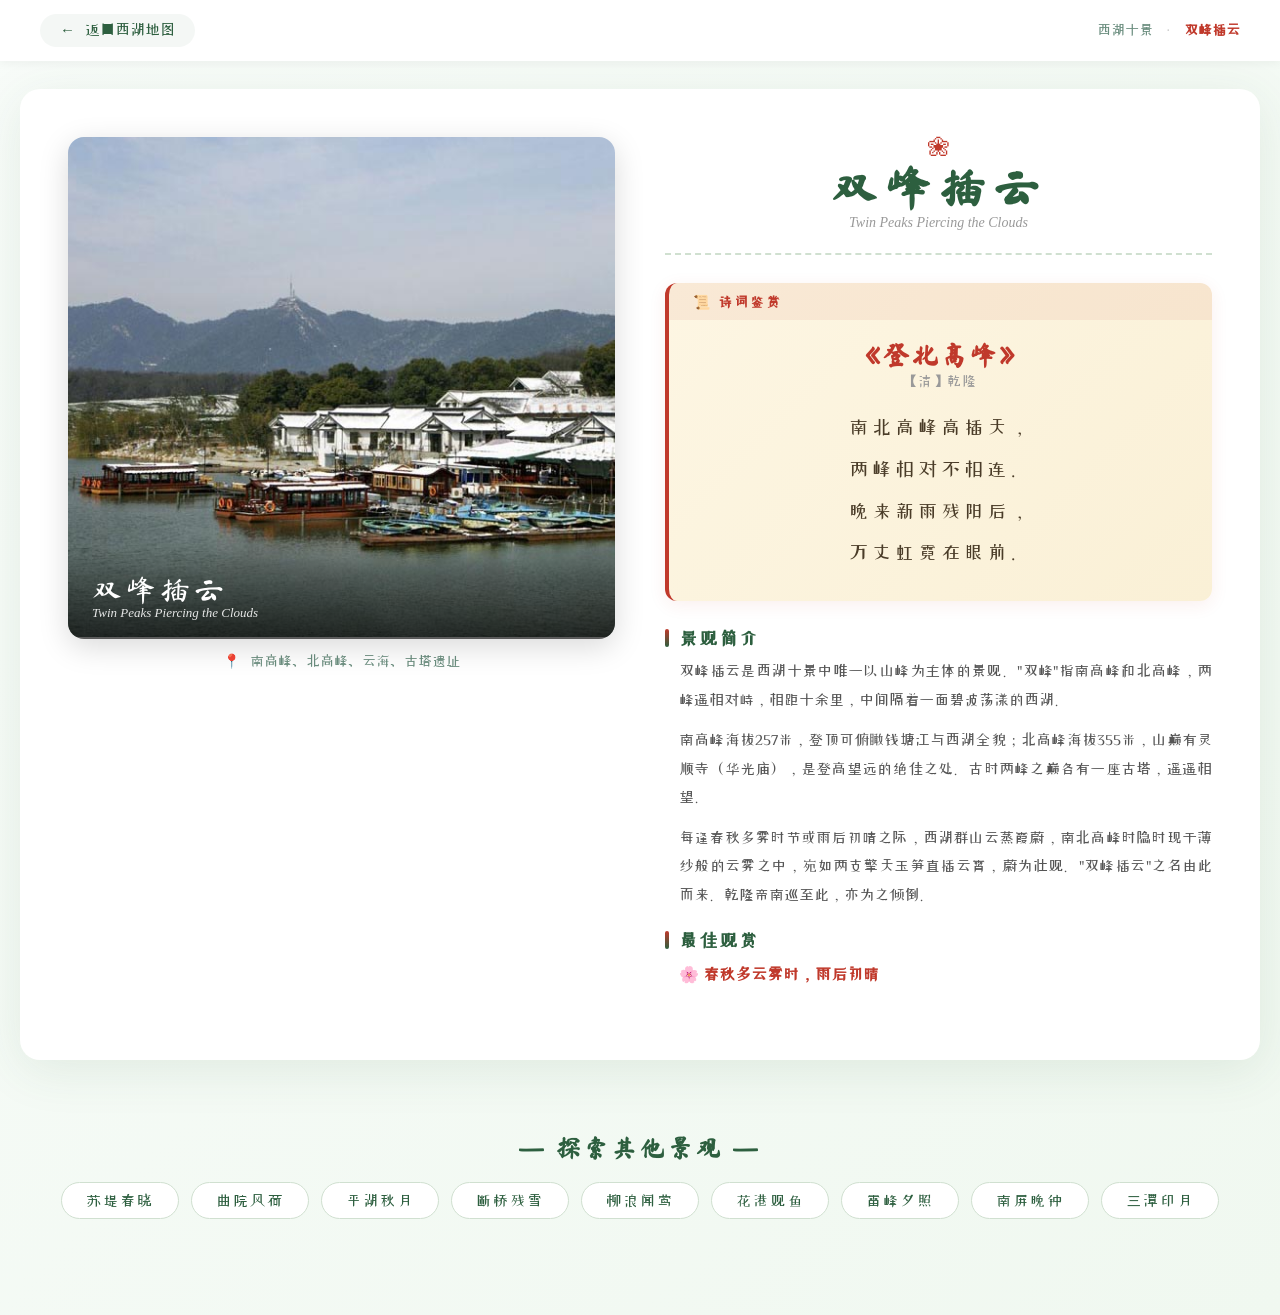
<file: scene_shuangfeng.html>
<!DOCTYPE html>
<html lang="zh-CN">
<head>
    <meta charset="UTF-8">
    <meta name="viewport" content="width=device-width, initial-scale=1.0">
    <title>双峰插云 · 杭州西湖</title>
    <link href="https://fonts.googleapis.com/css2?family=Ma+Shan+Zheng&family=ZCOOL+XiaoWei&display=swap" rel="stylesheet">
    <link rel="stylesheet" href="./static/css/style.css">
</head>
<body class="scene-page">

    <!-- ========== 顶部导航 ========== -->
    <nav class="top-nav">
        <a href="./index.html" class="back-btn">
            <span class="back-arrow">←</span> 返回西湖地图
        </a>
        <div class="breadcrumb">
            <span>西湖十景</span>
            <span class="sep">·</span>
            <span class="current">双峰插云</span>
        </div>
    </nav>

    <!-- ========== 主体 ========== -->
    <main class="scene-main">
        <div class="scene-container">

            <!-- === 左侧：图片 === -->
            <div class="scene-media">
                <div class="media-frame">
                    <img src="./static/images/%E5%8F%8C%E5%B3%B0%E6%8F%92%E4%BA%91.jpg"
                         alt="双峰插云" class="scene-image">
                    <div class="media-overlay">
                        <div class="overlay-text">双峰插云</div>
                        <div class="overlay-en">Twin Peaks Piercing the Clouds</div>
                    </div>
                </div>
                <div class="media-caption">
                    <span class="caption-icon">📍</span>
                    <span>南高峰、北高峰、云海、古塔遗址</span>
                </div>
            </div>

            <!-- === 右侧：文字介绍 === -->
            <div class="scene-info">

                <!-- 标题 -->
                <div class="info-header">
                    <div class="title-deco">❀</div>
                    <h1 class="scene-title">双峰插云</h1>
                    <div class="scene-en-title">Twin Peaks Piercing the Clouds</div>
                </div>

                <!-- 古诗词卡片 -->
                <div class="poem-card">
                    <div class="poem-header">
                        <span class="poem-tag">📜 诗词鉴赏</span>
                    </div>
                    <div class="poem-body">
                        <h2 class="poem-title">《登北高峰》</h2>
                        <div class="poem-author">【清】乾隆</div>
                        <div class="poem-content">
                            
                            <p class="poem-line">南北高峰高插天，</p>
                            
                            <p class="poem-line">两峰相对不相连。</p>
                            
                            <p class="poem-line">晚来新雨残阳后，</p>
                            
                            <p class="poem-line">万丈虹霓在眼前。</p>
                            
                        </div>
                    </div>
                </div>

                <!-- 景观简介 -->
                <div class="info-block">
                    <h3 class="block-title"><span class="title-bar"></span>景观简介</h3>
                    <div class="block-content">
                        
                        <p>双峰插云是西湖十景中唯一以山峰为主体的景观。&#34;双峰&#34;指南高峰和北高峰，两峰遥相对峙，相距十余里，中间隔着一面碧波荡漾的西湖。</p>
                        
                        <p>南高峰海拔257米，登顶可俯瞰钱塘江与西湖全貌；北高峰海拔355米，山巅有灵顺寺（华光庙），是登高望远的绝佳之处。古时两峰之巅各有一座古塔，遥遥相望。</p>
                        
                        <p>每逢春秋多雾时节或雨后初晴之际，西湖群山云蒸霞蔚，南北高峰时隐时现于薄纱般的云雾之中，宛如两支擎天玉笋直插云霄，蔚为壮观。&#34;双峰插云&#34;之名由此而来。乾隆帝南巡至此，亦为之倾倒。</p>
                        
                    </div>
                </div>

                <!-- 最佳观赏 -->
                <div class="info-block">
                    <h3 class="block-title"><span class="title-bar"></span>最佳观赏</h3>
                    <p class="block-content highlight">🌸 春秋多云雾时，雨后初晴</p>
                </div>
            </div>
        </div>

        <!-- 其他景观导航 -->
        <div class="other-scenes">
            <h3 class="other-title">— 探索其他景观 —</h3>
            <div class="scenes-pills">
                
                
                <a href="./scene_sudi.html" class="scene-pill">
                    苏堤春晓
                </a>
                
                
                
                <a href="./scene_quyuan.html" class="scene-pill">
                    曲院风荷
                </a>
                
                
                
                <a href="./scene_pinghu.html" class="scene-pill">
                    平湖秋月
                </a>
                
                
                
                <a href="./scene_duanqiao.html" class="scene-pill">
                    断桥残雪
                </a>
                
                
                
                <a href="./scene_liulang.html" class="scene-pill">
                    柳浪闻莺
                </a>
                
                
                
                <a href="./scene_huagang.html" class="scene-pill">
                    花港观鱼
                </a>
                
                
                
                <a href="./scene_leifeng.html" class="scene-pill">
                    雷峰夕照
                </a>
                
                
                
                
                
                <a href="./scene_nanping.html" class="scene-pill">
                    南屏晚钟
                </a>
                
                
                
                <a href="./scene_santan.html" class="scene-pill">
                    三潭印月
                </a>
                
                
            </div>
        </div>
    </main>

    <script src="./static/js/main.js"></script>
</body>
</html>
</file>
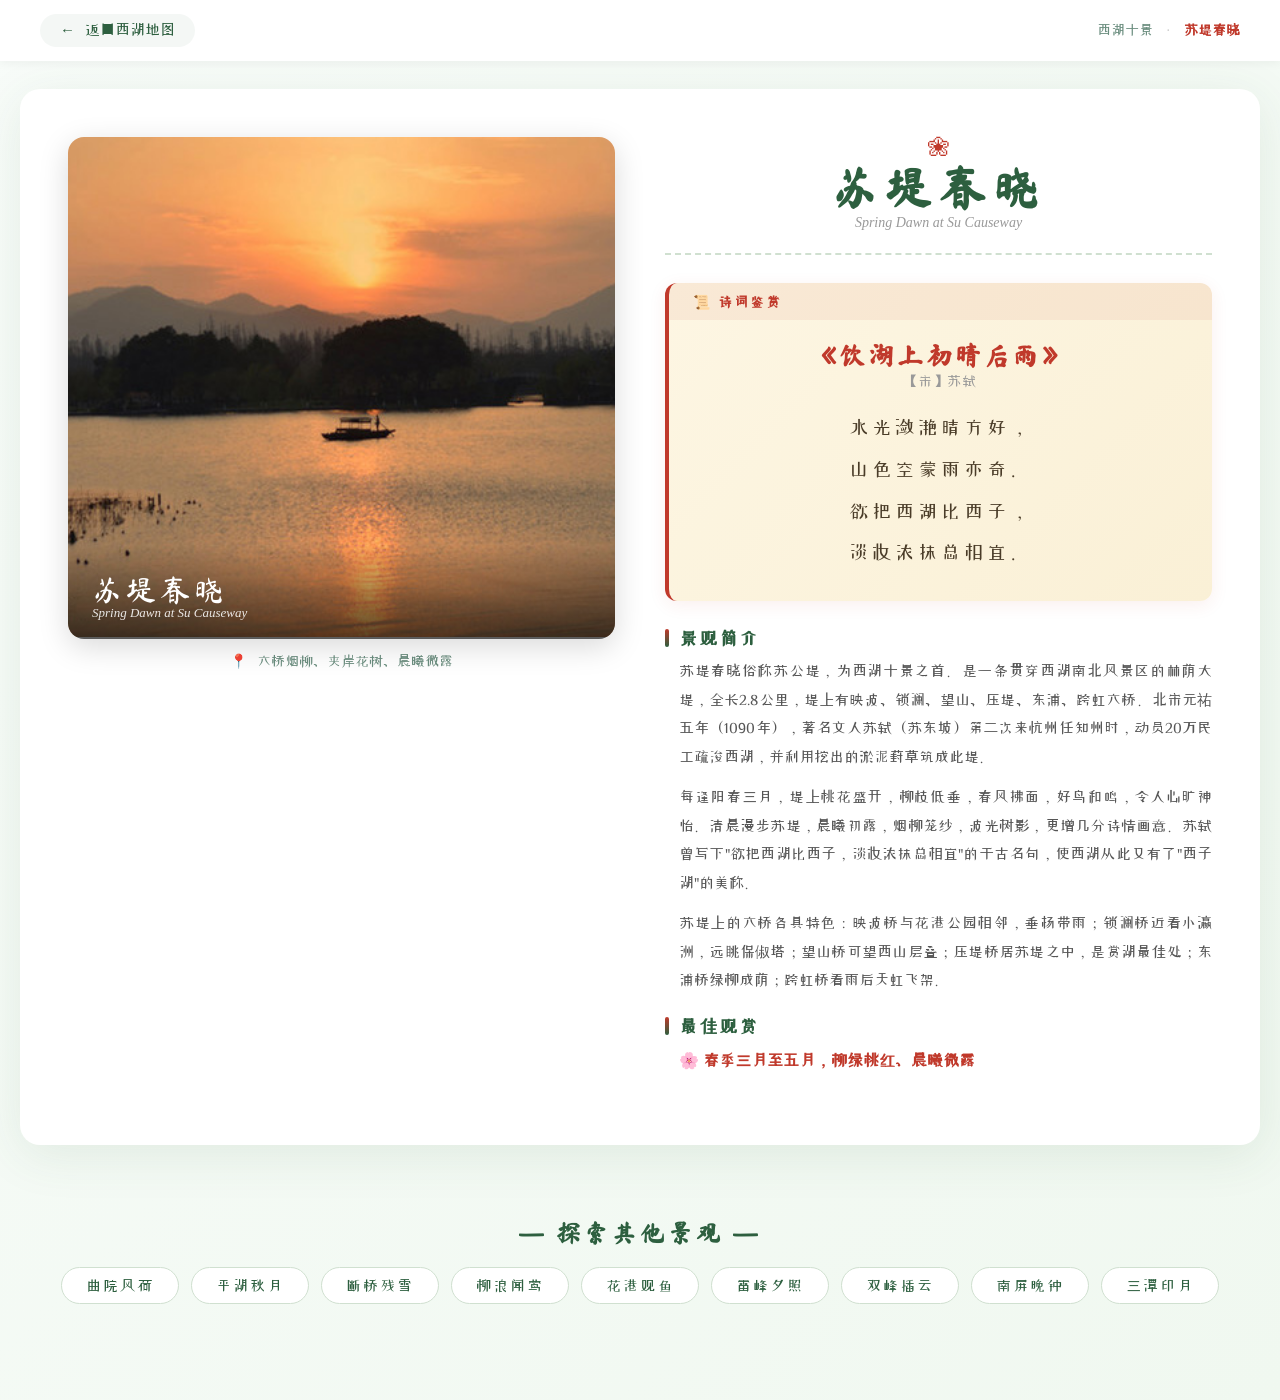
<file: scene_sudi.html>
<!DOCTYPE html>
<html lang="zh-CN">
<head>
    <meta charset="UTF-8">
    <meta name="viewport" content="width=device-width, initial-scale=1.0">
    <title>苏堤春晓 · 杭州西湖</title>
    <link href="https://fonts.googleapis.com/css2?family=Ma+Shan+Zheng&family=ZCOOL+XiaoWei&display=swap" rel="stylesheet">
    <link rel="stylesheet" href="./static/css/style.css">
</head>
<body class="scene-page">

    <!-- ========== 顶部导航 ========== -->
    <nav class="top-nav">
        <a href="./index.html" class="back-btn">
            <span class="back-arrow">←</span> 返回西湖地图
        </a>
        <div class="breadcrumb">
            <span>西湖十景</span>
            <span class="sep">·</span>
            <span class="current">苏堤春晓</span>
        </div>
    </nav>

    <!-- ========== 主体 ========== -->
    <main class="scene-main">
        <div class="scene-container">

            <!-- === 左侧：图片 === -->
            <div class="scene-media">
                <div class="media-frame">
                    <img src="./static/images/%E8%8B%8F%E5%A0%A4%E6%98%A5%E6%99%93.jpg"
                         alt="苏堤春晓" class="scene-image">
                    <div class="media-overlay">
                        <div class="overlay-text">苏堤春晓</div>
                        <div class="overlay-en">Spring Dawn at Su Causeway</div>
                    </div>
                </div>
                <div class="media-caption">
                    <span class="caption-icon">📍</span>
                    <span>六桥烟柳、夹岸花树、晨曦微露</span>
                </div>
            </div>

            <!-- === 右侧：文字介绍 === -->
            <div class="scene-info">

                <!-- 标题 -->
                <div class="info-header">
                    <div class="title-deco">❀</div>
                    <h1 class="scene-title">苏堤春晓</h1>
                    <div class="scene-en-title">Spring Dawn at Su Causeway</div>
                </div>

                <!-- 古诗词卡片 -->
                <div class="poem-card">
                    <div class="poem-header">
                        <span class="poem-tag">📜 诗词鉴赏</span>
                    </div>
                    <div class="poem-body">
                        <h2 class="poem-title">《饮湖上初晴后雨》</h2>
                        <div class="poem-author">【宋】苏轼</div>
                        <div class="poem-content">
                            
                            <p class="poem-line">水光潋滟晴方好，</p>
                            
                            <p class="poem-line">山色空蒙雨亦奇。</p>
                            
                            <p class="poem-line">欲把西湖比西子，</p>
                            
                            <p class="poem-line">淡妆浓抹总相宜。</p>
                            
                        </div>
                    </div>
                </div>

                <!-- 景观简介 -->
                <div class="info-block">
                    <h3 class="block-title"><span class="title-bar"></span>景观简介</h3>
                    <div class="block-content">
                        
                        <p>苏堤春晓俗称苏公堤，为西湖十景之首。是一条贯穿西湖南北风景区的林荫大堤，全长2.8公里，堤上有映波、锁澜、望山、压堤、东浦、跨虹六桥。北宋元祐五年（1090年），著名文人苏轼（苏东坡）第二次来杭州任知州时，动员20万民工疏浚西湖，并利用挖出的淤泥葑草筑成此堤。</p>
                        
                        <p>每逢阳春三月，堤上桃花盛开，柳枝低垂，春风拂面，好鸟和鸣，令人心旷神怡。清晨漫步苏堤，晨曦初露，烟柳笼纱，波光树影，更增几分诗情画意。苏轼曾写下&#34;欲把西湖比西子，淡妆浓抹总相宜&#34;的千古名句，使西湖从此又有了&#34;西子湖&#34;的美称。</p>
                        
                        <p>苏堤上的六桥各具特色：映波桥与花港公园相邻，垂杨带雨；锁澜桥近看小瀛洲，远眺保俶塔；望山桥可望西山层叠；压堤桥居苏堤之中，是赏湖最佳处；东浦桥绿柳成荫；跨虹桥看雨后天虹飞架。</p>
                        
                    </div>
                </div>

                <!-- 最佳观赏 -->
                <div class="info-block">
                    <h3 class="block-title"><span class="title-bar"></span>最佳观赏</h3>
                    <p class="block-content highlight">🌸 春季三月至五月，柳绿桃红、晨曦微露</p>
                </div>
            </div>
        </div>

        <!-- 其他景观导航 -->
        <div class="other-scenes">
            <h3 class="other-title">— 探索其他景观 —</h3>
            <div class="scenes-pills">
                
                
                
                
                <a href="./scene_quyuan.html" class="scene-pill">
                    曲院风荷
                </a>
                
                
                
                <a href="./scene_pinghu.html" class="scene-pill">
                    平湖秋月
                </a>
                
                
                
                <a href="./scene_duanqiao.html" class="scene-pill">
                    断桥残雪
                </a>
                
                
                
                <a href="./scene_liulang.html" class="scene-pill">
                    柳浪闻莺
                </a>
                
                
                
                <a href="./scene_huagang.html" class="scene-pill">
                    花港观鱼
                </a>
                
                
                
                <a href="./scene_leifeng.html" class="scene-pill">
                    雷峰夕照
                </a>
                
                
                
                <a href="./scene_shuangfeng.html" class="scene-pill">
                    双峰插云
                </a>
                
                
                
                <a href="./scene_nanping.html" class="scene-pill">
                    南屏晚钟
                </a>
                
                
                
                <a href="./scene_santan.html" class="scene-pill">
                    三潭印月
                </a>
                
                
            </div>
        </div>
    </main>

    <script src="./static/js/main.js"></script>
</body>
</html>
</file>
<file: static/css/style.css>
/* =========================================================
   全局基础
   ========================================================= */
* {
    margin: 0;
    padding: 0;
    box-sizing: border-box;
}

body {
    font-family: 'ZCOOL XiaoWei', 'Microsoft YaHei', serif;
    background: linear-gradient(135deg, #f0f8ff 0%, #e8f5e8 50%, #f5f0e8 100%);
    color: #2c4a3e;
    min-height: 100vh;
    overflow-x: hidden;
}

/* =========================================================
   首页 — 顶部标题
   ========================================================= */
.header {
    text-align: center;
    padding: 36px 20px 18px;
    background: linear-gradient(180deg, rgba(255,255,255,.75), transparent);
}

.site-title {
    font-family: 'Ma Shan Zheng', cursive;
    font-size: 62px;
    color: #2d5f3f;
    letter-spacing: 18px;
    text-shadow: 2px 2px 4px rgba(0,0,0,.05);
}

.site-subtitle {
    font-size: 22px;
    color: #6b8e7f;
    font-style: italic;
    margin: 8px 0 6px;
    letter-spacing: 2px;
}

.site-desc {
    color: #888;
    font-size: 15px;
    letter-spacing: 1px;
}

.red-text {
    color: #c0392b;
    font-weight: bold;
    animation: blink 2s ease-in-out infinite;
}

@keyframes blink {
    0%,100% { opacity: .65; }
    50%     { opacity: 1; }
}

/* =========================================================
   地图视口 — 缩放 / 拖拽容器
   ========================================================= */
.map-section {
    max-width: 1400px;
    margin: 16px auto;
    padding: 0 20px;
}

.map-viewport {
    position: relative;
    width: 100%;
    border-radius: 16px;
    overflow: hidden;
    box-shadow: 0 10px 40px rgba(45,95,63,.15);
    background: #fff;
    cursor: grab;
    /* 不允许文本选中 */
    user-select: none;
    -webkit-user-select: none;
}

.map-viewport:active {
    cursor: grabbing;
}

.map-zoomable {
    position: relative;
    transform-origin: 0 0;
    will-change: transform;
}

.map-image {
    width: 100%;
    display: block;
    pointer-events: none;       /* 避免拖拽图片 */
    -webkit-user-drag: none;
}

/* =========================================================
   缩放控件
   ========================================================= */
.zoom-controls {
    position: absolute;
    top: 16px;
    right: 16px;
    display: flex;
    flex-direction: column;
    align-items: center;
    gap: 6px;
    z-index: 50;
}

.zoom-btn {
    width: 36px;
    height: 36px;
    border: none;
    border-radius: 8px;
    background: rgba(255,255,255,.92);
    color: #2d5f3f;
    font-size: 20px;
    cursor: pointer;
    box-shadow: 0 2px 8px rgba(0,0,0,.12);
    transition: .25s;
    display: flex;
    align-items: center;
    justify-content: center;
    font-family: sans-serif;
}

.zoom-btn:hover {
    background: #2d5f3f;
    color: #fff;
}

.zoom-btn.reset {
    font-size: 18px;
    margin-top: 4px;
}

.zoom-level {
    font-size: 12px;
    color: #555;
    background: rgba(255,255,255,.85);
    padding: 2px 8px;
    border-radius: 4px;
    pointer-events: none;
}

.zoom-hint {
    position: absolute;
    bottom: 12px;
    right: 16px;
    font-size: 12px;
    color: #999;
    background: rgba(255,255,255,.8);
    padding: 4px 12px;
    border-radius: 12px;
    z-index: 50;
    pointer-events: none;
}

/* =========================================================
   景观标记（红色圆点 + 脉冲 + 标签）
   ========================================================= */
.scene-marker {
    position: absolute;
    z-index: 10;
    /* 不使用 translate 居中，方便定位预览卡片 */
}

.marker-dot {
    position: absolute;
    top: -8px;
    left: -8px;
    width: 16px;
    height: 16px;
    background: #c0392b;
    border: 3px solid #fff;
    border-radius: 50%;
    box-shadow: 0 2px 8px rgba(192,57,43,.5);
    z-index: 3;
    cursor: pointer;
    transition: transform .3s;
}

.scene-marker:hover .marker-dot {
    transform: scale(1.35);
    background: #e74c3c;
}

.marker-pulse {
    position: absolute;
    top: -12px;
    left: -12px;
    width: 24px;
    height: 24px;
    background: rgba(192,57,43,.45);
    border-radius: 50%;
    animation: pulse 2s ease-in-out infinite;
    pointer-events: none;
}

@keyframes pulse {
    0%   { transform: scale(1);   opacity: .7; }
    100% { transform: scale(2.8); opacity: 0;  }
}

.marker-label {
    position: absolute;
    bottom: 14px;
    left: 50%;
    transform: translateX(-50%);
    background: rgba(192,57,43,.92);
    color: #fff;
    padding: 5px 14px;
    border-radius: 20px;
    font-size: 13px;
    white-space: nowrap;
    opacity: 0;
    transition: .3s;
    pointer-events: none;
    box-shadow: 0 3px 10px rgba(0,0,0,.2);
    z-index: 5;
}

.marker-label::after {
    content: '';
    position: absolute;
    bottom: -6px;
    left: 50%;
    transform: translateX(-50%);
    border: 6px solid transparent;
    border-top-color: rgba(192,57,43,.92);
}

.scene-marker:hover .marker-label {
    opacity: 1;
    bottom: 18px;
}

/* 当卡片打开时隐藏 hover 标签 */
.scene-marker.card-open .marker-label {
    opacity: 0 !important;
}

/* =========================================================
   预览卡片
   ========================================================= */
.preview-card {
    position: absolute;
    width: 260px;
    background: rgba(255,255,255,.97);
    border-radius: 12px;
    box-shadow: 0 8px 30px rgba(0,0,0,.18);
    overflow: hidden;
    display: none;
    z-index: 20;
    border: 1px solid rgba(45,95,63,.1);
}

/* 右侧弹出 */
.preview-card.right {
    left: 22px;
    top: -80px;
}

/* 左侧弹出 */
.preview-card.left {
    right: 22px;
    top: -80px;
}

/* 可见态 */
.preview-card.visible {
    display: block;
    animation: cardIn .35s ease;
}

@keyframes cardIn {
    from { opacity: 0; transform: translateY(10px) scale(.95); }
    to   { opacity: 1; transform: translateY(0)   scale(1);   }
}

/* 箭头（三角形指向标记点） */
.card-arrow {
    position: absolute;
    width: 0;
    height: 0;
    z-index: 21;
}

.card-arrow.right {
    left: -8px;
    top: 88px;
    border-top: 8px solid transparent;
    border-bottom: 8px solid transparent;
    border-right: 8px solid #fff;
}

.card-arrow.left {
    right: -8px;
    top: 88px;
    border-top: 8px solid transparent;
    border-bottom: 8px solid transparent;
    border-left: 8px solid #fff;
}

/* 卡片图片 */
.card-img-wrap {
    width: 100%;
    height: 130px;
    overflow: hidden;
}

.card-img-wrap img {
    width: 100%;
    height: 100%;
    object-fit: cover;
    transition: transform .4s;
}

.preview-card:hover .card-img-wrap img {
    transform: scale(1.06);
}

/* 卡片文字 */
.card-body {
    padding: 12px 16px 14px;
}

.card-title {
    font-family: 'Ma Shan Zheng', cursive;
    font-size: 22px;
    color: #2d5f3f;
    letter-spacing: 3px;
    margin-bottom: 6px;
}

.card-brief {
    font-size: 13px;
    color: #666;
    line-height: 1.65;
    margin-bottom: 10px;
}

.card-link {
    display: inline-block;
    font-size: 13px;
    color: #c0392b;
    text-decoration: none;
    font-weight: bold;
    letter-spacing: 1px;
    transition: .25s;
}

.card-link:hover {
    color: #e74c3c;
    text-decoration: underline;
}

/* =========================================================
   底部十景导航网格
   ========================================================= */
.scenes-nav {
    max-width: 1400px;
    margin: 60px auto 40px;
    padding: 0 20px;
}

.section-title {
    font-family: 'Ma Shan Zheng', cursive;
    text-align: center;
    font-size: 36px;
    color: #2d5f3f;
    letter-spacing: 8px;
    margin-bottom: 36px;
}

.scenes-grid {
    display: grid;
    grid-template-columns: repeat(5, 1fr);
    gap: 20px;
}

.scene-card {
    background: #fff;
    border-radius: 12px;
    text-decoration: none;
    color: #2d5f3f;
    box-shadow: 0 4px 18px rgba(45,95,63,.08);
    overflow: hidden;
    transition: .4s;
    border: 2px solid transparent;
}

.scene-card::before {
    content: '';
    display: block;
    height: 4px;
    background: linear-gradient(90deg, #c0392b, #e74c3c);
    transform: scaleX(0);
    transition: transform .3s;
}

.scene-card:hover {
    transform: translateY(-8px);
    box-shadow: 0 12px 30px rgba(45,95,63,.18);
    border-color: #c0392b;
}

.scene-card:hover::before {
    transform: scaleX(1);
}

.card-thumb {
    width: 100%;
    height: 120px;
    overflow: hidden;
}

.card-thumb img {
    width: 100%;
    height: 100%;
    object-fit: cover;
    transition: transform .5s;
}

.scene-card:hover .card-thumb img {
    transform: scale(1.1);
}

.card-info {
    padding: 16px 14px 20px;
    text-align: center;
}

.card-num {
    font-family: 'Ma Shan Zheng', cursive;
    font-size: 28px;
    color: #c0392b;
    opacity: .35;
    margin-bottom: 4px;
}

.card-name {
    font-size: 20px;
    font-weight: bold;
    letter-spacing: 3px;
    margin-bottom: 4px;
}

.card-en {
    font-size: 11px;
    color: #6b8e7f;
    font-family: serif;
}

/* =========================================================
   页脚
   ========================================================= */
.footer {
    text-align: center;
    padding: 28px;
    color: #999;
    font-size: 14px;
    letter-spacing: 1px;
}

/* =========================================================
   详情页 — 顶部导航
   ========================================================= */
.scene-page {
    background: linear-gradient(135deg, #f8fcf9, #f0f8f0);
}

.top-nav {
    background: rgba(255,255,255,.95);
    backdrop-filter: blur(10px);
    padding: 14px 40px;
    display: flex;
    justify-content: space-between;
    align-items: center;
    box-shadow: 0 2px 10px rgba(0,0,0,.05);
    position: sticky;
    top: 0;
    z-index: 100;
}

.back-btn {
    color: #2d5f3f;
    text-decoration: none;
    font-size: 15px;
    padding: 8px 20px;
    border-radius: 20px;
    background: rgba(45,95,63,.05);
    transition: .3s;
}

.back-btn:hover {
    background: #2d5f3f;
    color: #fff;
}

.back-arrow { margin-right: 6px; }

.breadcrumb { color: #6b8e7f; font-size: 14px; }
.sep        { margin: 0 10px; color: #ccc; }
.current    { color: #c0392b; font-weight: bold; }

/* =========================================================
   详情页 — 主体左右布局
   ========================================================= */
.scene-main {
    max-width: 1400px;
    margin: 28px auto;
    padding: 0 20px 40px;
}

.scene-container {
    display: grid;
    grid-template-columns: 1fr 1fr;
    gap: 50px;
    background: #fff;
    border-radius: 20px;
    padding: 48px;
    box-shadow: 0 10px 50px rgba(45,95,63,.1);
}

/* 左侧媒体 */
.media-frame {
    position: relative;
    border-radius: 16px;
    overflow: hidden;
    box-shadow: 0 8px 30px rgba(0,0,0,.15);
}

.scene-image {
    width: 100%;
    height: 500px;
    object-fit: cover;
    transition: transform .6s;
}

.media-frame:hover .scene-image {
    transform: scale(1.05);
}

.media-overlay {
    position: absolute;
    bottom: 0; left: 0; right: 0;
    padding: 30px 24px 18px;
    background: linear-gradient(transparent, rgba(0,0,0,.65));
    color: #fff;
}

.overlay-text {
    font-family: 'Ma Shan Zheng', cursive;
    font-size: 30px;
    letter-spacing: 4px;
}

.overlay-en {
    font-size: 13px;
    opacity: .88;
    font-style: italic;
    font-family: serif;
}

.media-caption {
    margin-top: 14px;
    text-align: center;
    color: #6b8e7f;
    font-size: 14px;
}

.caption-icon { margin-right: 6px; }

/* 右侧信息 */
.info-header {
    text-align: center;
    margin-bottom: 28px;
    padding-bottom: 22px;
    border-bottom: 2px dashed #d0e0d0;
}

.title-deco { color: #c0392b; font-size: 22px; margin-bottom: 6px; }

.scene-title {
    font-family: 'Ma Shan Zheng', cursive;
    font-size: 46px;
    color: #2d5f3f;
    letter-spacing: 8px;
}

.scene-en-title {
    color: #999;
    font-size: 14px;
    font-style: italic;
    font-family: serif;
    margin-top: 4px;
}

/* 诗词卡片 */
.poem-card {
    background: linear-gradient(135deg, #fdf6e3, #faf0d6);
    border-radius: 12px;
    overflow: hidden;
    margin-bottom: 28px;
    box-shadow: 0 4px 18px rgba(192,57,43,.08);
    border-left: 4px solid #c0392b;
}

.poem-header {
    background: rgba(192,57,43,.07);
    padding: 10px 24px;
}

.poem-tag {
    color: #c0392b;
    font-size: 14px;
    letter-spacing: 2px;
    font-weight: bold;
}

.poem-body {
    padding: 22px 28px 28px;
    text-align: center;
}

.poem-title {
    font-family: 'Ma Shan Zheng', cursive;
    font-size: 26px;
    color: #c0392b;
    letter-spacing: 3px;
    margin-bottom: 6px;
}

.poem-author {
    color: #999;
    font-size: 14px;
    margin-bottom: 18px;
    letter-spacing: 1px;
}

.poem-line {
    font-size: 19px;
    color: #4a3c28;
    letter-spacing: 4px;
    line-height: 2.2;
    font-family: 'ZCOOL XiaoWei', serif;
}

/* 信息块 */
.info-block { margin-bottom: 22px; }

.block-title {
    color: #2d5f3f;
    font-size: 18px;
    margin-bottom: 10px;
    display: flex;
    align-items: center;
    letter-spacing: 2px;
}

.title-bar {
    display: inline-block;
    width: 4px;
    height: 18px;
    background: linear-gradient(180deg, #c0392b, #2d5f3f);
    margin-right: 10px;
    border-radius: 2px;
}

.block-content {
    color: #555;
    font-size: 15px;
    line-height: 1.9;
    padding-left: 14px;
    text-align: justify;
}

.block-content p {
    margin-bottom: 12px;
}

.block-content p:last-child {
    margin-bottom: 0;
}

.block-content.highlight {
    color: #c0392b;
    font-weight: bold;
    font-size: 16px;
}

/* 其他景观 */
.other-scenes {
    margin-top: 48px;
    text-align: center;
    padding: 28px;
}

.other-title {
    font-family: 'Ma Shan Zheng', cursive;
    color: #2d5f3f;
    font-size: 24px;
    letter-spacing: 4px;
    margin-bottom: 22px;
}

.scenes-pills {
    display: flex;
    flex-wrap: wrap;
    justify-content: center;
    gap: 12px;
}

.scene-pill {
    padding: 10px 24px;
    background: #fff;
    color: #2d5f3f;
    text-decoration: none;
    border-radius: 25px;
    border: 1px solid #d0e0d0;
    font-size: 15px;
    letter-spacing: 2px;
    transition: .3s;
}

.scene-pill:hover {
    background: #c0392b;
    color: #fff;
    border-color: #c0392b;
    transform: translateY(-2px);
    box-shadow: 0 4px 15px rgba(192,57,43,.3);
}

/* =========================================================
   响应式
   ========================================================= */
@media (max-width: 1024px) {
    .scene-container {
        grid-template-columns: 1fr;
        padding: 28px;
    }
    .scenes-grid {
        grid-template-columns: repeat(2, 1fr);
    }
    .site-title {
        font-size: 42px;
        letter-spacing: 12px;
    }
}

@media (max-width: 600px) {
    .scenes-grid {
        grid-template-columns: 1fr;
    }
    .scene-title {
        font-size: 32px;
    }
    .preview-card {
        width: 200px;
    }
    .card-img-wrap {
        height: 90px;
    }
}
</file>
